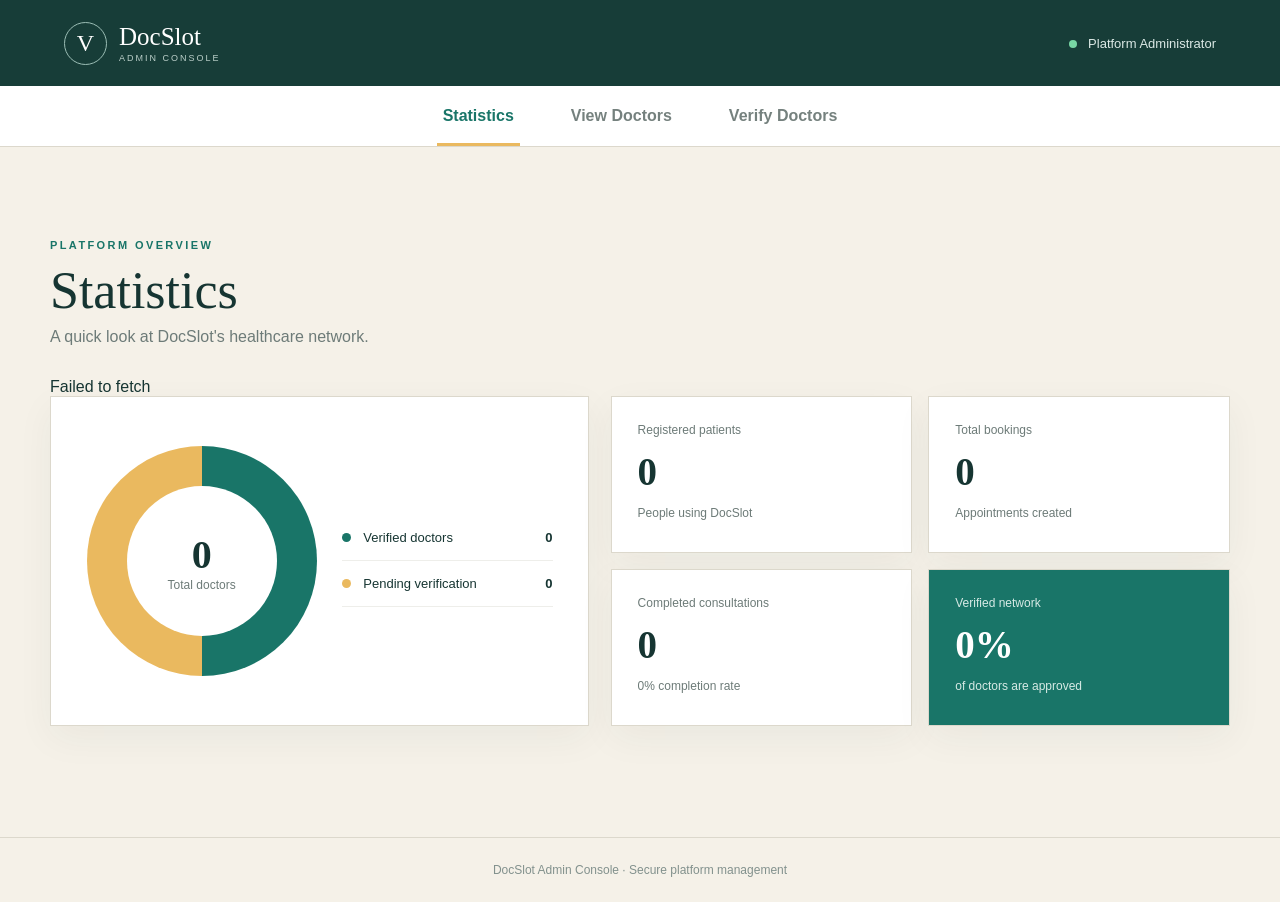
<file: admin-dashboard/home.html>
<!DOCTYPE html>
<html lang="en">
<head>
    <meta charset="UTF-8">

    <meta
        name="viewport"
        content="width=device-width, initial-scale=1.0"
    >

    <title>DocSlot Admin Dashboard</title>

    <link
        rel="stylesheet"
        href="homeStyle.css"
    >
</head>

<body>
    <header>
        <div class="brand">
            <div class="brand-mark">V</div>

            <div>
                <h1>DocSlot</h1>
                <span>ADMIN CONSOLE</span>
            </div>
        </div>

        <p class="administrator">
            <span></span>
            Platform Administrator
        </p>
    </header>

    <nav
        class="tabs-container"
        role="tablist"
        aria-label="Admin dashboard"
    >
        <button
            class="tab active"
            type="button"
            data-panel="statistics"
            role="tab"
            aria-selected="true"
        >
            Statistics
        </button>

        <button
            class="tab"
            type="button"
            data-panel="doctors"
            role="tab"
            aria-selected="false"
        >
            View Doctors
        </button>

        <button
            class="tab"
            type="button"
            data-panel="verify"
            role="tab"
            aria-selected="false"
        >
            Verify Doctors

            <span
                id="pendingBadge"
                class="pending-badge"
                hidden
            ></span>
        </button>
    </nav>

    <main>
        <p
            id="globalMessage"
            class="message"
            aria-live="polite"
        ></p>

        <!-- ================= STATISTICS ================= -->

        <section
            id="statistics"
            class="tab-panel"
            role="tabpanel"
        >
            <p class="section-label">
                PLATFORM OVERVIEW
            </p>

            <h2>Statistics</h2>

            <p class="section-description">
                A quick look at DocSlot's healthcare network.
            </p>

            <div id="statisticsLoader">
                Loading platform statistics...
            </div>

            <div
                id="statisticsContent"
                class="statistics-layout"
                hidden
            >
                <article class="chart-card">
                    <div
                        id="doctorPieChart"
                        class="pie-chart"
                        aria-label="Doctor verification statistics"
                    >
                        <div class="pie-centre">
                            <strong id="totalDoctors">
                                0
                            </strong>

                            <span>Total doctors</span>
                        </div>
                    </div>

                    <div class="chart-legend">
                        <div>
                            <span class="legend-dot verified-dot"></span>

                            <p>Verified doctors</p>

                            <strong id="verifiedDoctors">
                                0
                            </strong>
                        </div>

                        <div>
                            <span class="legend-dot pending-dot"></span>

                            <p>Pending verification</p>

                            <strong id="pendingDoctors">
                                0
                            </strong>
                        </div>
                    </div>
                </article>

                <div class="metric-grid">
                    <article class="metric-card">
                        <span>Registered patients</span>

                        <strong id="totalPatients">0</strong>

                        <small>People using DocSlot</small>
                    </article>

                    <article class="metric-card">
                        <span>Total bookings</span>

                        <strong id="totalBookings">0</strong>

                        <small>Appointments created</small>
                    </article>

                    <article class="metric-card">
                        <span>Completed consultations</span>

                        <strong id="completedConsultations">
                            0
                        </strong>

                        <small id="completionRate">
                            0% completion rate
                        </small>
                    </article>

                    <article class="metric-card highlighted-card">
                        <span>Verified network</span>

                        <strong id="verifiedPercentage">
                            0%
                        </strong>

                        <small>of doctors are approved</small>
                    </article>
                </div>
            </div>
        </section>

        <!-- ================= VIEW DOCTORS ================= -->

        <section
            id="doctors"
            class="tab-panel"
            role="tabpanel"
            hidden
        >
            <p class="section-label">
                DOCTOR DIRECTORY
            </p>

            <h2>View Doctors</h2>

            <p class="section-description">
                Search verified doctors and manage platform access.
            </p>

            <form id="doctorSearchForm" class="filter-form">
                <label>
                    City

                    <input
                        id="city"
                        name="city"
                        type="text"
                        placeholder="e.g. Gwalior"
                    >
                </label>

                <label>
                    Facility

                    <input
                        id="facilityName"
                        name="facilityName"
                        type="text"
                        placeholder="e.g. Aarogya Clinic"
                    >
                </label>

                <label>
                    Specialization

                    <input
                        id="specialization"
                        name="specialization"
                        type="text"
                        placeholder="e.g. Cardiology"
                    >
                </label>

                <label>
                    Doctor name

                    <input
                        id="doctorName"
                        name="name"
                        type="text"
                        placeholder="e.g. Sharma"
                    >
                </label>

                <label>
                    Minimum fee

                    <input
                        id="minFee"
                        name="minFee"
                        type="number"
                        min="0"
                        placeholder="₹0"
                    >
                </label>

                <label>
                    Maximum fee

                    <input
                        id="maxFee"
                        name="maxFee"
                        type="number"
                        min="0"
                        placeholder="₹1500"
                    >
                </label>

                <label>
                    Minimum rating

                    <input
                        id="minRating"
                        name="minRating"
                        type="number"
                        min="0"
                        max="5"
                        step="0.1"
                        placeholder="0 – 5"
                    >
                </label>

                <div class="filter-actions">
                    <button
                        id="searchDoctors"
                        class="primary-button"
                        type="submit"
                    >
                        Search Doctors
                    </button>

                    <button
                        id="clearFilters"
                        class="secondary-button"
                        type="button"
                    >
                        Clear
                    </button>
                </div>
            </form>

            <div class="result-header">
                <strong id="doctorCount">
                    Search for doctors
                </strong>

                <span>Verified profiles only</span>
            </div>

            <p
                id="doctorMessage"
                class="message"
                aria-live="polite"
            ></p>

            <div id="doctorResults" class="card-list"></div>
        </section>

        <!-- ================= VERIFY DOCTORS ================= -->

        <section
            id="verify"
            class="tab-panel"
            role="tabpanel"
            hidden
        >
            <p class="section-label">
                CREDENTIAL REVIEW
            </p>

            <h2>Verify Doctors</h2>

            <p class="section-description">
                Review pending applications and record your decision.
            </p>

            <div class="pending-summary">
                <span id="pendingCount">0</span>
                applications awaiting review
            </div>

            <p
                id="verificationMessage"
                class="message"
                aria-live="polite"
            ></p>

            <div id="pendingDoctorResults" class="card-list"></div>
        </section>
    </main>

    <footer>
        DocSlot Admin Console · Secure platform management
    </footer>

    <script
        type="module"
        src="homeAction.js"
    ></script>
</body>
</html>
</file>
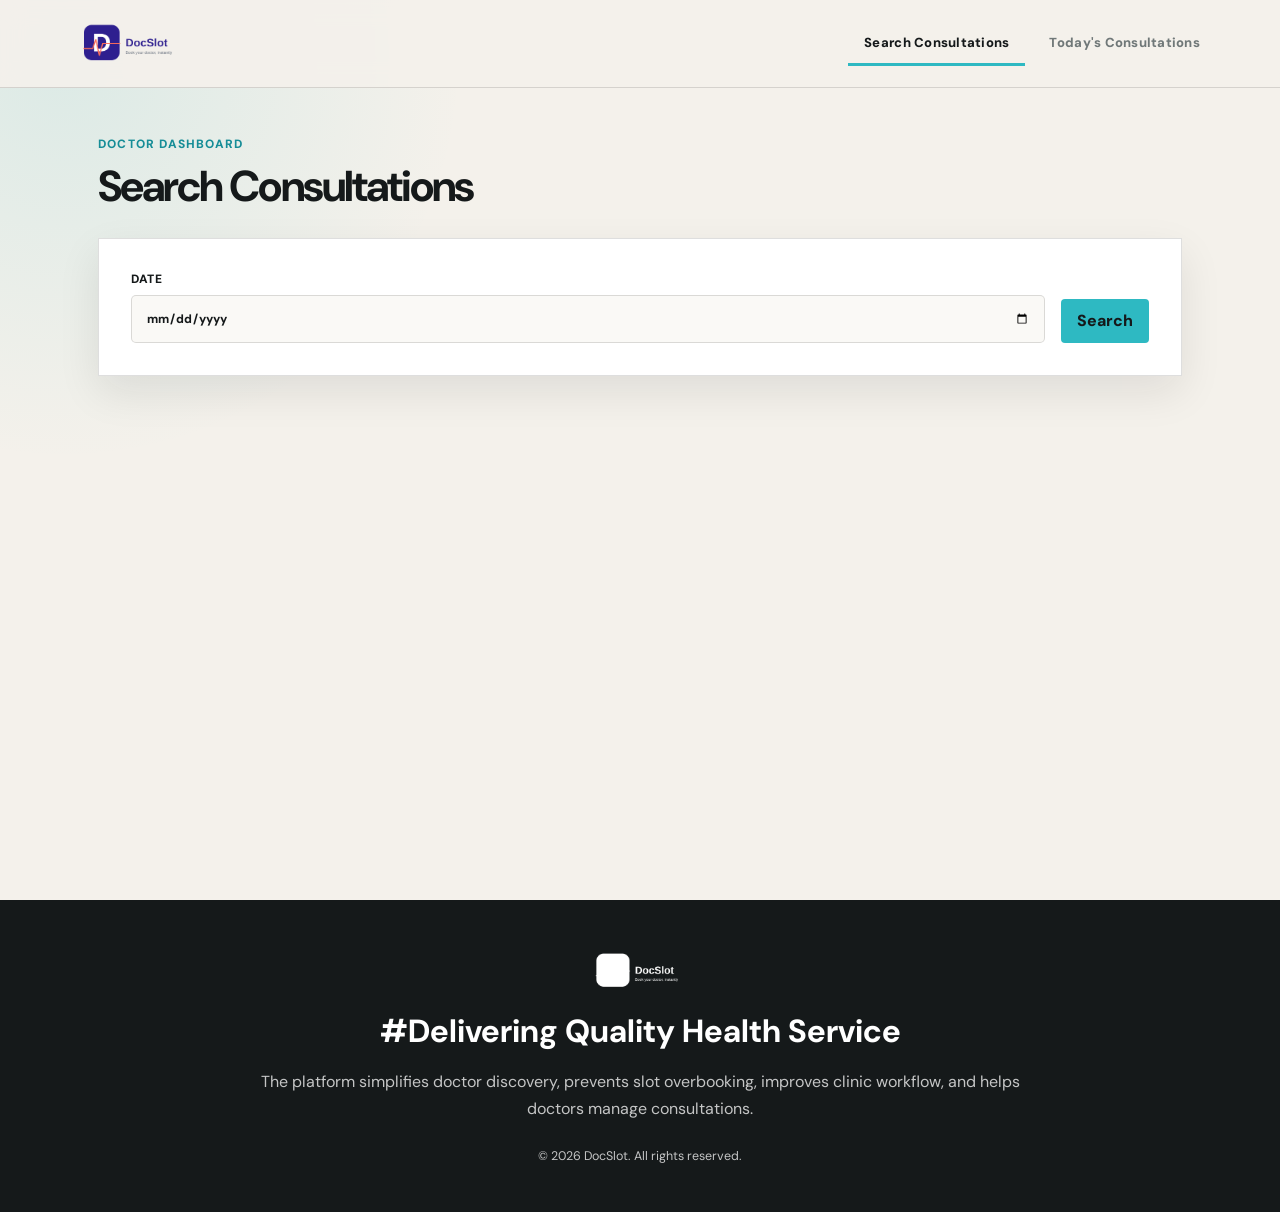
<file: doc-dashboard/home.html>
<!DOCTYPE html>
<html lang="en">
<head>
    <meta charset="UTF-8">

    <meta
        name="viewport"
        content="width=device-width, initial-scale=1.0"
    >

    <title>Doctor Dashboard</title>

    <link
        rel="stylesheet"
        href="homeStyle.css"
    >
</head>

<body>
    <header>
        <img
            id="logo"
            src="../media/DocSlot-icon.png"
            alt="DocSlot"
        >

        <nav
            class="tabs-container"
            aria-label="Doctor dashboard"
        >
            <a
                id="tab-1"
                href="#find"
                class="active-tab"
                aria-selected="true"
            >
                Search Consultations
            </a>

            <a
                id="tab-2"
                href="#consultations"
                aria-selected="false"
            >
                Today's Consultations
            </a>
        </nav>
    </header>

    <main>
        <div class="tabs_panel">

            <!-- Search consultations -->
            <section
                id="find"
                aria-labelledby="tab-1"
            >
                <div class="section-heading">
                    <div>
                        <p class="eyebrow">
                            Doctor dashboard
                        </p>

                        <h1>Search Consultations</h1>
                    </div>
                </div>

                <form
                    id="searchForm"
                    class="search-card"
                >
                    <label for="date">
                        Date

                        <input
                            type="date"
                            id="date"
                            name="date"
                            required
                        >
                    </label>

                    <button
                        type="submit"
                        id="search"
                    >
                        Search
                    </button>
                </form>

                <div
                    id="searchMessage"
                    class="message"
                    aria-live="polite"
                ></div>

                <div
                    id="searchResults"
                    class="results"
                ></div>
            </section>

            <!-- Today's consultations -->
            <section
                id="consultations"
                aria-labelledby="tab-2"
                hidden
            >
                <div class="section-heading">
                    <div>
                        <p class="eyebrow">
                            Doctor dashboard
                        </p>

                        <h1>Today's Consultations</h1>
                    </div>

                    <button
                        type="button"
                        id="refreshConsultations"
                    >
                        Refresh
                    </button>
                </div>

                <form
                    id="emergencyCancelForm"
                    class="emergency-cancel-form"
                >
                    <label for="emergencyReason">
                        Emergency cancellation reason

                        <textarea
                            id="emergencyReason"
                            name="reason"
                            rows="3"
                            maxlength="500"
                            placeholder="Explain why today's remaining consultations must be cancelled"
                            required
                        ></textarea>
                    </label>

                    <button
                        type="submit"
                        id="emergencyCancel"
                        class="emergency-cancel"
                    >
                        Emergency Cancel Today
                    </button>
                </form>

                <div
                    id="consultationMessage"
                    class="message"
                    aria-live="polite"
                ></div>

                <div
                    id="todayResults"
                    class="results"
                ></div>
            </section>
        </div>
    </main>

    <footer>
        <img
            id="bottom"
            src="../media/DocSlot-icon.png"
            alt="DocSlot"
        >

        <h2>#Delivering Quality Health Service</h2>

        <p id="desc">
            The platform simplifies doctor discovery, prevents slot
            overbooking, improves clinic workflow, and helps doctors
            manage consultations.
        </p>

        <p class="copyright">
            &copy; 2026 DocSlot. All rights reserved.
        </p>
    </footer>

    <script
        type="module"
        src="homeAction.js"
    ></script>
</body>
</html>
</file>
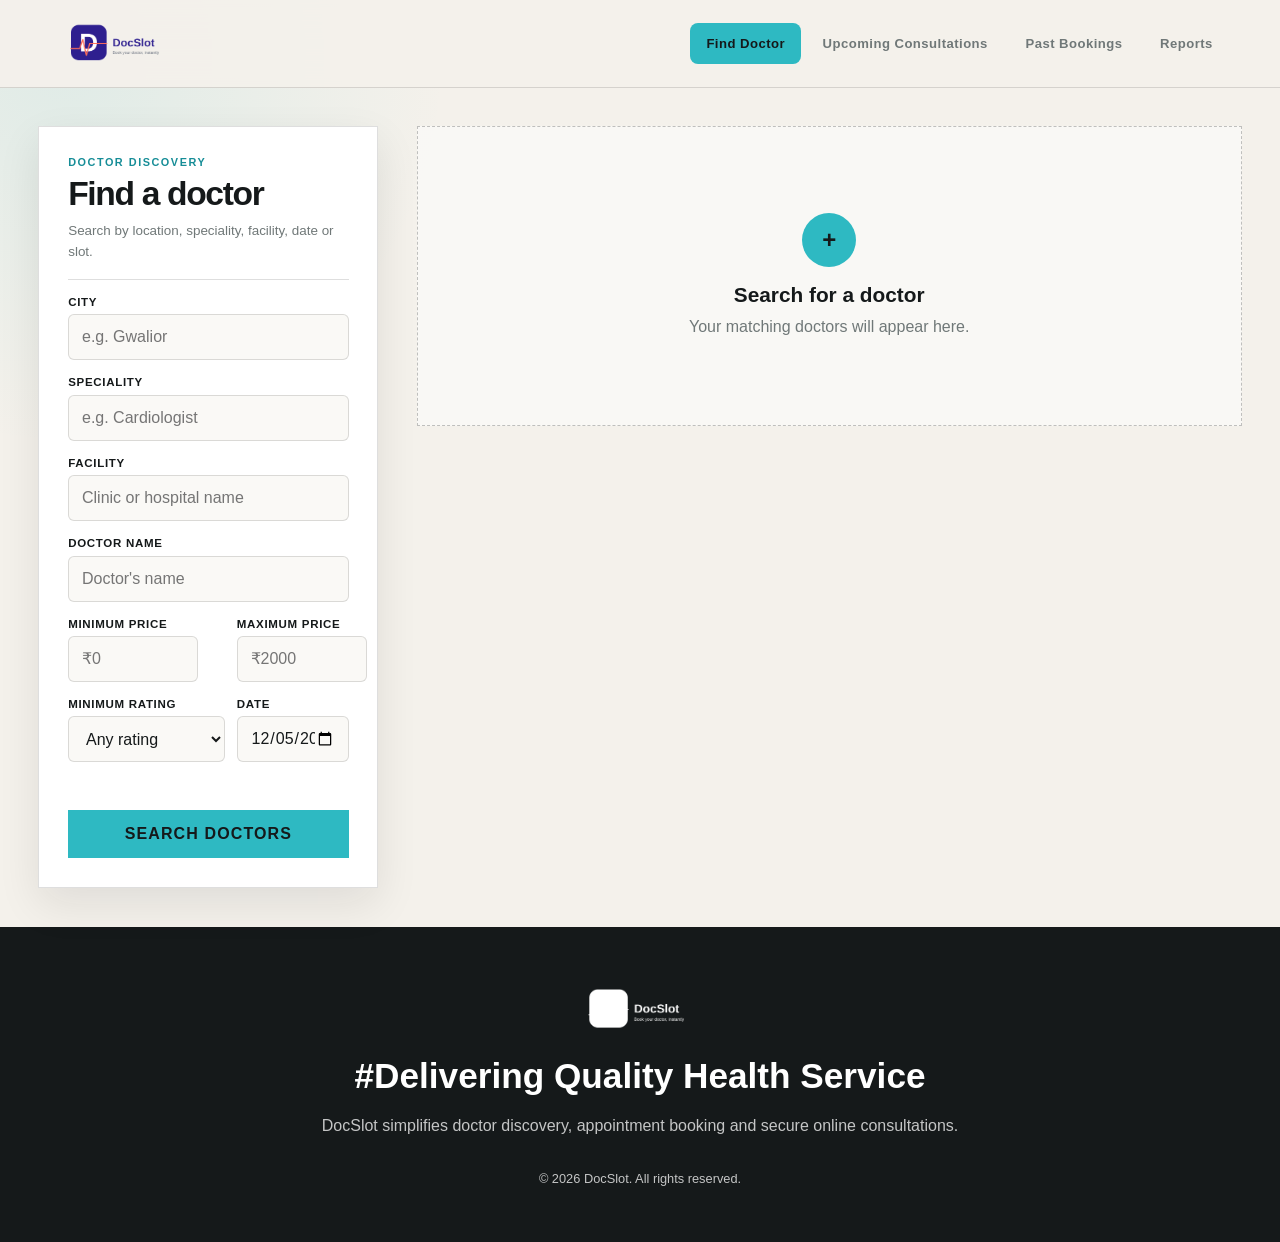
<file: home/pat-home.html>
<!DOCTYPE html>
<html lang="en">
<head>
    <meta charset="UTF-8">
    <meta name="viewport" content="width=device-width, initial-scale=1.0">
    <title>Patient Dashboard | DocSlot</title>
    <link rel="stylesheet" href="homeStyle.css">
</head>
<body>
    <header class="site-header">
        <a class="brand" href="#find" aria-label="DocSlot home">
            <img id="logo" src="../media/DocSlot-icon.png" alt="DocSlot">
        </a>
        <nav class="tabs-container" aria-label="Patient dashboard">
            <a id="tab-1" href="#find" class="active" aria-selected="true">Find Doctor</a>
            <a id="tab-2" href="#consultations" aria-selected="false">Upcoming Consultations</a>
            <a id="tab-3" href="#bookings" aria-selected="false">Past Bookings</a>
            <a id="tab-4" href="#reports" aria-selected="false">Reports</a>
        </nav>
    </header>

    <main>
        <div class="tabs_panel">
            <section id="find" aria-labelledby="tab-1">
                <div id="doctorSearchContainer">
                    <aside id="filter">
                        <form id="signinForm">
                            <div class="form-heading">
                                <p class="eyebrow">Doctor discovery</p>
                                <h1>Find a doctor</h1>
                                <p>Search by location, speciality, facility, date or slot.</p>
                            </div>
                            <div class="form-group">
                                <label for="city">City</label>
                                <input id="city" name="city" type="text" placeholder="e.g. Gwalior">
                            </div>
                            <div class="form-group">
                                <label for="speciality">Speciality</label>
                                <input id="speciality" name="speciality" type="text" placeholder="e.g. Cardiologist">
                            </div>
                            <div class="form-group">
                                <label for="facility">Facility</label>
                                <input id="facility" name="facility" type="text" placeholder="Clinic or hospital name">
                            </div>
                            <div class="form-group">
                                <label for="name">Doctor name</label>
                                <input id="name" name="name" type="text" placeholder="Doctor's name">
                            </div>
                            <div class="filter-row price-filter-row">
                                <div class="form-group">
                                    <label for="minPrice">Minimum price</label>
                                    <input
                                        id="minPrice"
                                        name="minPrice"
                                        type="number"
                                        min="0"
                                        step="1"
                                        placeholder="₹0"
                                    >
                                </div>

                                <div class="form-group">
                                    <label for="maxPrice">Maximum price</label>
                                    <input
                                        id="maxPrice"
                                        name="maxPrice"
                                        type="number"
                                        min="0"
                                        step="1"
                                        placeholder="₹2000"
                                    >
                                </div>
                            </div>

                            <div class="filter-row">
                                <div class="form-group">
                                    <label for="minRating">Minimum rating</label>
                                    <select id="minRating" name="minRating">
                                        <option value="">Any rating</option>
                                        <option value="1">1 star and above</option>
                                        <option value="2">2 stars and above</option>
                                        <option value="3">3 stars and above</option>
                                        <option value="4">4 stars and above</option>
                                        <option value="5">5 stars</option>
                                    </select>
                                </div>

                                <div class="form-group">
                                    <label for="date">Date</label>
                                    <input
                                        id="date"
                                        name="date"
                                        type="date"
                                    >
                                </div>
                            </div>
                            <p id="err" class="error-message" role="alert"></p>
                            <button id="search" type="submit">Search Doctors</button>
                        </form>
                    </aside>

                    <div id="searchResults" class="result-list" aria-live="polite">
                        <div class="empty-state">
                            <div class="empty-state-icon">+</div>
                            <h2>Search for a doctor</h2>
                            <p>Your matching doctors will appear here.</p>
                        </div>
                    </div>
                </div>

                <div id="doctorProfileContainer" class="doctor-profile-container" hidden></div>
            </section>

            <section id="consultations" class="dashboard-panel" aria-labelledby="tab-2" hidden>
                <div class="panel-heading">
                    <div><p class="eyebrow">Appointments</p><h1>Upcoming Consultations</h1></div>
                    <button id="refreshConsultations" type="button">Refresh</button>
                </div>
                <p id="consultationMessage" class="message" aria-live="polite"></p>
                <div id="consultationResults" class="result-list"></div>
            </section>

            <section id="bookings" class="dashboard-panel" aria-labelledby="tab-3" hidden>
                <div class="panel-heading">
                    <div><p class="eyebrow">History</p><h1>Past Bookings</h1></div>
                </div>
                <p id="bookingHistoryMessage" class="message" aria-live="polite"></p>
                <div id="pastBookingResults" class="result-list"></div>
            </section>

            <section id="reports" class="dashboard-panel" aria-labelledby="tab-4" hidden>
                <div class="panel-heading">
                    <div><p class="eyebrow">Medical files</p><h1>Reports</h1></div>
                </div>
                <p id="reportMessage" class="message" aria-live="polite"></p>
                <div id="reportResults" class="result-list"></div>
            </section>
        </div>
    </main>

    <dialog id="bookingDialog" class="booking-dialog">
        <form id="bookingForm" class="booking-form">
            <div class="booking-dialog-header">
                <div><p class="eyebrow">Appointment details</p><h2>Confirm your booking</h2></div>
                <button id="closeBookingDialog" class="dialog-close" type="button" aria-label="Close">&times;</button>
            </div>
            <div class="selected-slot-summary">
                <p>Doctor <strong id="selectedDoctor">—</strong></p>
                <p>Date <strong id="selectedDate">—</strong></p>
                <p>Slot <strong id="selectedShift">—</strong></p>
                <p>Availability <strong id="selectedAvailability">—</strong></p>
            </div>
            <fieldset class="consultation-type-options">
                <legend>Consultation type</legend>
                <label class="consultation-option">
                    <input type="radio" name="consultationType" value="ONLINE" required>
                    <span><strong>Online consultation</strong><small>Meet the doctor through a secure video call.</small></span>
                </label>
                <label class="consultation-option">
                    <input type="radio" name="consultationType" value="OFFLINE" required>
                    <span><strong>Offline consultation</strong><small>Visit the doctor's clinic or hospital.</small></span>
                </label>
            </fieldset>
            <p id="bookingError" class="error-message" role="alert"></p>
            <div class="booking-dialog-actions">
                <button id="cancelBooking" class="secondary-button" type="button">Cancel</button>
                <button id="confirmBooking" class="primary-button" type="submit">Confirm Booking</button>
            </div>
        </form>
    </dialog>

    <footer>
        <img id="bottom" src="../media/DocSlot-icon.png" alt="DocSlot">
        <h2>#Delivering Quality Health Service</h2>
        <p id="desc">DocSlot simplifies doctor discovery, appointment booking and secure online consultations.</p>
        <p class="copyright">&copy; 2026 DocSlot. All rights reserved.</p>
    </footer>
    <script type="module" src="pat-homeAction.js"></script>
</body>
</html>
</file>
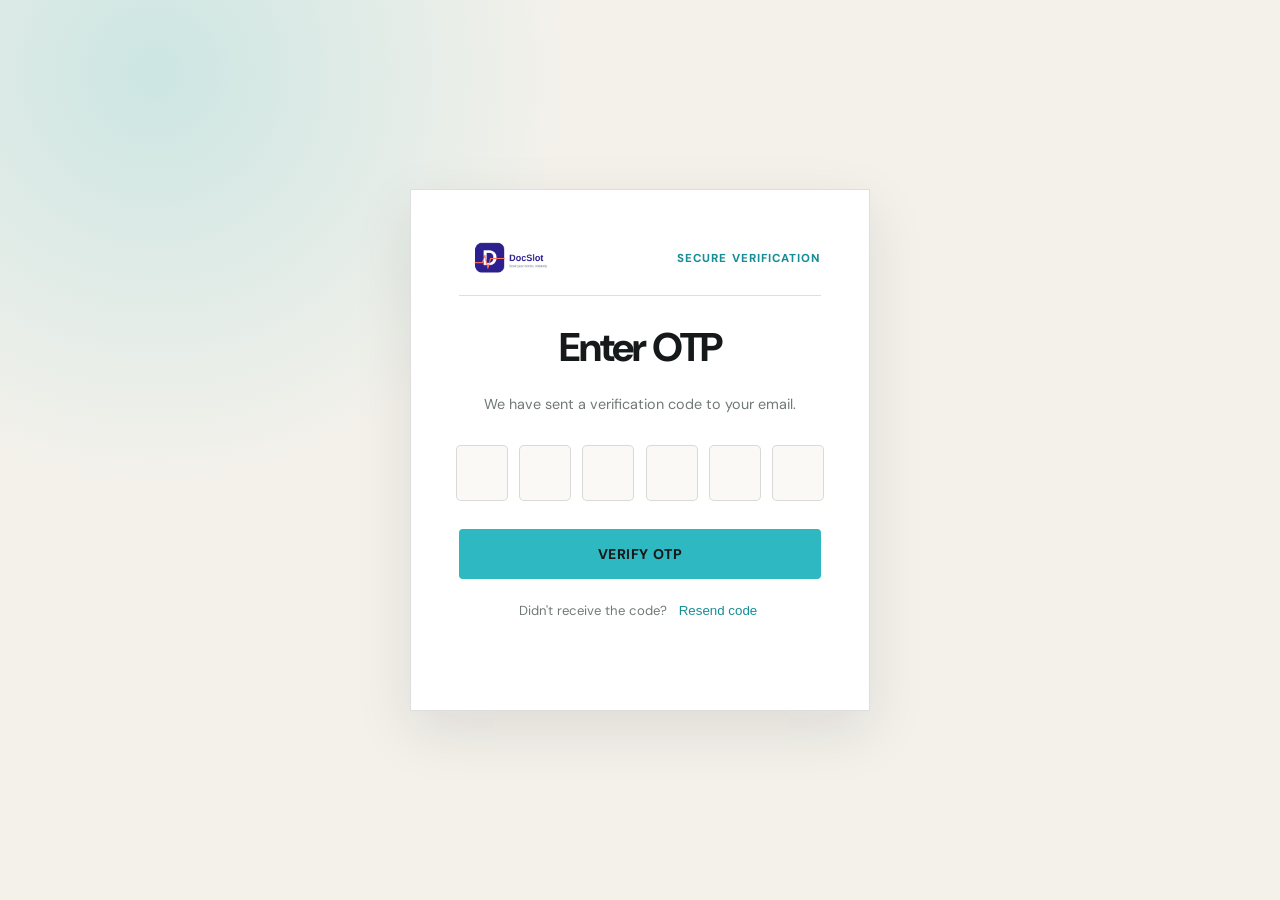
<file: otp/otp.html>
<!DOCTYPE html>
<html lang="en">
<head>
    <meta charset="UTF-8">
    <meta name="viewport" content="width=device-width, initial-scale=1.0">
    <title>Verify OTP | DocSlot</title>
    <link rel="stylesheet" href="otpStyle.css">
</head>
<body>
    <main class="otp-page">
    <form class="otp-Form" id="otpForm">
        <div class="brand">
            <img src="../media/DocSlot-icon.png" alt="DocSlot">
            <span>Secure verification</span>
        </div>
        <span class="mainHeading" id="otpHeading">Enter OTP</span>
        <p class="otpSubheading" id="otpDescription">We have sent a verification code to your email.</p>
        <div class="inputContainer">
            <input required maxlength="1" inputmode="numeric" pattern="[0-9]" class="otp-input" aria-label="OTP digit 1">
            <input required maxlength="1" inputmode="numeric" pattern="[0-9]" class="otp-input" aria-label="OTP digit 2">
            <input required maxlength="1" inputmode="numeric" pattern="[0-9]" class="otp-input" aria-label="OTP digit 3">
            <input required maxlength="1" inputmode="numeric" pattern="[0-9]" class="otp-input" aria-label="OTP digit 4">
            <input required maxlength="1" inputmode="numeric" pattern="[0-9]" class="otp-input" aria-label="OTP digit 5">
            <input required maxlength="1" inputmode="numeric" pattern="[0-9]" class="otp-input" aria-label="OTP digit 6">
        </div>
        <button class="verifyButton" type="submit">Verify OTP</button>
        <p class="resendNote">Didn't receive the code? <button class="resendBtn" type="button">Resend code</button></p>
        <p id="err" role="alert" aria-live="polite"></p>
    </form>
    </main>
    <script type="module" src="otpAction.js"></script>
</body>
</html>
</file>
<file: admin-dashboard/homeStyle.css>
:root {
    --dark-green: #173d38;
    --primary: #197568;
    --primary-light: #e1f0eb;
    --gold: #eab95f;
    --background: #f5f1e8;
    --card: #ffffff;
    --text: #163532;
    --muted: #6d7b78;
    --border: #dcd8cc;
    --danger: #a33a34;
    --success: #176c5f;
}

* {
    box-sizing: border-box;
    margin: 0;
    padding: 0;
}

body {
    min-height: 100vh;
    background: var(--background);
    color: var(--text);
    font-family: Arial, Helvetica, sans-serif;
}

button,
input,
textarea {
    font: inherit;
}

button {
    cursor: pointer;
}

header {
    min-height: 86px;
    padding: 18px max(5vw, 25px);
    display: flex;
    align-items: center;
    justify-content: space-between;
    color: white;
    background: var(--dark-green);
}

.brand {
    display: flex;
    align-items: center;
    gap: 12px;
}

.brand-mark {
    width: 43px;
    height: 43px;
    display: grid;
    place-items: center;
    border: 1px solid #9bbdb5;
    border-radius: 50%;
    font-family: Georgia, serif;
    font-size: 24px;
}

.brand h1 {
    font-family: Georgia, serif;
    font-size: 25px;
    font-weight: normal;
}

.brand span {
    display: block;
    margin-top: 2px;
    color: #bcd0ca;
    font-size: 9px;
    letter-spacing: 2px;
}

.administrator {
    color: #dce9e6;
    font-size: 13px;
}

.administrator span {
    width: 8px;
    height: 8px;
    display: inline-block;
    margin-right: 8px;
    border-radius: 50%;
    background: #78d6a4;
}

.tabs-container {
    height: 61px;
    display: flex;
    justify-content: center;
    gap: 45px;
    background: white;
    border-bottom: 1px solid var(--border);
}

.tab {
    position: relative;
    padding: 0 6px;
    color: #75817e;
    background: transparent;
    border: 0;
    font-weight: bold;
}

.tab.active {
    color: var(--primary);
}

.tab.active::after {
    content: "";
    position: absolute;
    right: 0;
    bottom: 0;
    left: 0;
    height: 3px;
    background: var(--gold);
}

.pending-badge {
    margin-left: 6px;
    padding: 2px 7px;
    color: #604718;
    background: #f3d59b;
    border-radius: 20px;
    font-size: 11px;
}

main {
    width: min(1180px, calc(100% - 32px));
    min-height: calc(100vh - 210px);
    margin: auto;
    padding: 48px 0 75px;
}

.section-label {
    color: var(--primary);
    font-size: 11px;
    font-weight: bold;
    letter-spacing: 2.4px;
}

.tab-panel > h2 {
    margin: 10px 0 8px;
    font-family: Georgia, serif;
    font-size: clamp(38px, 5vw, 52px);
    font-weight: normal;
}

.section-description {
    margin-bottom: 32px;
    color: var(--muted);
}

.statistics-layout {
    display: grid;
    grid-template-columns: 1fr 1.15fr;
    gap: 22px;
}

.chart-card,
.metric-card,
.filter-form,
.doctor-card,
.pending-summary,
.empty-state {
    background: var(--card);
    border: 1px solid var(--border);
    box-shadow: 0 12px 35px rgba(31, 64, 56, 0.05);
}

.chart-card {
    min-height: 330px;
    padding: 35px;
    display: grid;
    grid-template-columns: 1.1fr 1fr;
    place-items: center;
    gap: 25px;
}

.pie-chart {
    width: 230px;
    height: 230px;
    display: grid;
    place-items: center;
    border-radius: 50%;
    background: conic-gradient(
        var(--primary) 0% 50%,
        var(--gold) 50% 100%
    );
}

.pie-centre {
    width: 150px;
    height: 150px;
    display: grid;
    place-content: center;
    text-align: center;
    background: white;
    border-radius: 50%;
}

.pie-centre strong {
    font-family: Georgia, serif;
    font-size: 40px;
}

.pie-centre span {
    color: var(--muted);
    font-size: 12px;
}

.chart-legend {
    width: 100%;
}

.chart-legend > div {
    padding: 15px 0;
    display: grid;
    grid-template-columns: 12px 1fr auto;
    align-items: center;
    gap: 9px;
    border-bottom: 1px solid #eeeeea;
    font-size: 13px;
}

.legend-dot {
    width: 9px;
    height: 9px;
    border-radius: 50%;
}

.verified-dot {
    background: var(--primary);
}

.pending-dot {
    background: var(--gold);
}

.metric-grid {
    display: grid;
    grid-template-columns: 1fr 1fr;
    gap: 16px;
}

.metric-card {
    min-height: 150px;
    padding: 26px;
}

.metric-card > span,
.metric-card small {
    display: block;
    color: var(--muted);
    font-size: 12px;
}

.metric-card strong {
    display: block;
    margin: 12px 0;
    font-family: Georgia, serif;
    font-size: 39px;
}

.highlighted-card {
    color: white;
    background: var(--primary);
}

.highlighted-card > span,
.highlighted-card small {
    color: #d7eae5;
}

.filter-form {
    padding: 24px;
    display: grid;
    grid-template-columns: repeat(4, 1fr);
    gap: 18px;
}

.filter-form label {
    font-size: 11px;
    font-weight: bold;
    letter-spacing: 0.5px;
    text-transform: uppercase;
}

.filter-form input {
    width: 100%;
    margin-top: 7px;
    padding: 12px;
    color: var(--text);
    background: #fcfbf7;
    border: 1px solid #d2d1c9;
    border-radius: 5px;
    outline: none;
}

.filter-form input:focus,
.verification-form textarea:focus {
    border-color: var(--primary);
    box-shadow: 0 0 0 3px rgba(25, 117, 104, 0.1);
}

.filter-actions {
    display: flex;
    align-items: flex-end;
    gap: 9px;
}

.verification-actions {
    display: flex;
    align-items: center;
    gap: 10px;
    margin-bottom: 4px;
}

.view-documents-btn {
    padding: 12px 16px;
    color: var(--primary);
    background: white;
    border: 1px solid var(--primary);
    border-radius: 5px;
    font-weight: bold;
    font-size: 14px;
    text-decoration: none;
    text-align: center;
    transition: background 0.15s, color 0.15s;
}

.view-documents-btn:hover {
    color: white;
    background: var(--primary);
}

/* ================= DOCUMENTS MODAL ================= */

.documents-modal {
    position: fixed;
    inset: 0;
    display: grid;
    place-items: center;
    padding: 20px;
    background: rgba(22, 53, 50, 0.55);
    z-index: 1000;
}

.documents-modal-content {
    width: min(480px, 100%);
    max-height: 80vh;
    overflow-y: auto;
    padding: 30px;
    position: relative;
    background: var(--card);
    border-radius: 8px;
    box-shadow: 0 20px 60px rgba(0, 0, 0, 0.25);
}

.documents-modal-content h3 {
    margin-bottom: 20px;
    font-family: Georgia, serif;
    font-size: 22px;
    font-weight: normal;
}

.documents-modal-close {
    width: 28px;
    height: 28px;
    position: absolute;
    top: 14px;
    right: 14px;
    display: grid;
    place-items: center;
    color: var(--text);
    background: #efece2;
    border: 0;
    border-radius: 50%;
    font-size: 18px;
    line-height: 1;
}

.documents-modal-close:hover {
    background: #e2ded0;
}

.document-grid {
    display: grid;
    grid-template-columns: 1fr 1fr;
    gap: 14px;
}

.document-item {
    display: flex;
    flex-direction: column;
    align-items: center;
    gap: 8px;
    padding: 14px;
    color: var(--text);
    background: #fcfbf7;
    border: 1px solid var(--border);
    border-radius: 6px;
    text-align: center;
    font-size: 12px;
    text-decoration: none;
    transition: border-color 0.15s;
}

.document-item:hover {
    border-color: var(--primary);
}

.document-thumb {
    width: 100%;
    height: 100px;
    object-fit: cover;
    border-radius: 4px;
    background: #eee;
}

.document-item-pdf .document-icon {
    width: 100%;
    height: 100px;
    display: grid;
    place-items: center;
    color: var(--danger);
    background: #f8e6e4;
    border-radius: 4px;
    font-weight: bold;
    font-size: 14px;
}

.document-missing {
    padding: 10px 0;
    color: var(--muted);
    font-size: 13px;
    border-bottom: 1px solid var(--border);
}

.primary-button,
.secondary-button,
.delete-doctor {
    padding: 12px 16px;
    border-radius: 5px;
    border: 0;
    font-weight: bold;
}

.primary-button {
    color: white;
    background: var(--primary);
}

.primary-button:hover {
    background: #125f55;
}

.secondary-button {
    color: var(--text);
    background: #e9e7df;
}

.result-header {
    margin: 27px 0 13px;
    display: flex;
    justify-content: space-between;
}

.result-header span {
    color: var(--muted);
    font-size: 12px;
}

.card-list {
    display: grid;
    gap: 14px;
}

.doctor-card {
    padding: 20px;
    display: grid;
    grid-template-columns: 80px 1fr auto;
    align-items: center;
    gap: 20px;
}

.doctor-photo {
    width: 76px;
    height: 76px;
    object-fit: cover;
    border-radius: 50%;
    background: #d9e6e2;
}

.photo-placeholder {
    display: grid;
    place-items: center;
    color: var(--primary);
    font-family: Georgia, serif;
    font-size: 30px;
}

.doctor-details {
    display: grid;
    grid-template-columns: 1fr auto;
    column-gap: 20px;
}

.doctor-details h3 {
    font-family: Georgia, serif;
    font-size: 24px;
    font-weight: normal;
}

.specialization {
    margin-top: 6px;
    color: var(--primary);
    font-size: 13px;
    font-weight: bold;
}

.doctor-location {
    grid-column: 1 / -1;
    margin-top: 10px;
    color: #435954;
    font-size: 13px;
    line-height: 1.6;
}

.doctor-location span {
    color: var(--muted);
}

.doctor-rating {
    align-self: start;
    padding: 5px 10px;
    color: #7b5718;
    background: #f9e6ba;
    border-radius: 15px;
    font-size: 12px;
}

.doctor-fee {
    grid-column: 1 / -1;
    margin-top: 9px;
    font-size: 12px;
}

.doctor-fee strong {
    margin-right: 6px;
    font-size: 16px;
}

.delete-doctor {
    color: var(--danger);
    background: white;
    border: 1px solid #d8aaa7;
}

.delete-doctor:hover {
    color: white;
    background: var(--danger);
}

.pending-summary {
    margin-bottom: 16px;
    padding: 15px 19px;
    color: #5c5d58;
}

.pending-summary span {
    width: 30px;
    height: 30px;
    display: inline-grid;
    place-items: center;
    margin-right: 10px;
    background: var(--gold);
    border-radius: 50%;
    font-weight: bold;
}

.pending-doctor-card {
    grid-template-columns: 80px 1fr 1.2fr;
}

.verification-form {
    padding-left: 24px;
    border-left: 1px solid var(--border);
}

.verification-options {
    margin-bottom: 13px;
    display: flex;
    gap: 22px;
}

.verification-options label {
    font-size: 13px;
    font-weight: bold;
}

.verification-options input {
    margin-right: 5px;
}

.verification-form textarea {
    width: 100%;
    min-height: 75px;
    margin-bottom: 10px;
    padding: 11px;
    resize: vertical;
    background: #fcfbf7;
    border: 1px solid #d2d1c9;
    border-radius: 5px;
    outline: none;
}

.message {
    min-height: 20px;
    margin: 12px 0;
    font-size: 13px;
}

.message.success {
    padding: 12px 15px;
    color: var(--success);
    background: #e0f1eb;
    border: 1px solid #afd3c7;
    border-radius: 5px;
}

.message.error {
    padding: 12px 15px;
    color: var(--danger);
    background: #f8e6e4;
    border: 1px solid #e0b3af;
    border-radius: 5px;
}

.empty-state {
    padding: 45px 20px;
    color: var(--muted);
    text-align: center;
}

footer {
    padding: 25px;
    color: #82918d;
    border-top: 1px solid var(--border);
    text-align: center;
    font-size: 12px;
}

button:disabled {
    cursor: not-allowed;
    opacity: 0.65;
}

@media (max-width: 900px) {
    .statistics-layout,
    .chart-card {
        grid-template-columns: 1fr;
    }

    .filter-form {
        grid-template-columns: 1fr 1fr;
    }

    .pending-doctor-card {
        grid-template-columns: 65px 1fr;
    }

    .pending-doctor-card .verification-form {
        grid-column: 1 / -1;
        padding: 18px 0 0;
        border-top: 1px solid var(--border);
        border-left: 0;
    }
}

@media (max-width: 600px) {
    .administrator {
        display: none;
    }

    .tabs-container {
        gap: 5px;
        justify-content: space-around;
    }

    .tab {
        font-size: 12px;
    }

    main {
        padding-top: 32px;
    }

    .metric-grid,
    .filter-form {
        grid-template-columns: 1fr;
    }

    .filter-actions {
        grid-column: 1 / -1;
    }

    .doctor-card {
        grid-template-columns: 60px 1fr;
        gap: 12px;
    }

    .doctor-photo {
        width: 58px;
        height: 58px;
    }

    .delete-doctor {
        grid-column: 1 / -1;
    }

    .doctor-details {
        grid-template-columns: 1fr;
    }

    .doctor-rating {
        margin-top: 8px;
        justify-self: start;
    }

    .pie-chart {
        width: 195px;
        height: 195px;
    }

    .pie-centre {
        width: 125px;
        height: 125px;
    }

    .verification-actions {
        flex-direction: column;
        align-items: stretch;
    }

    .document-grid {
        grid-template-columns: 1fr;
    }
}
</file>
<file: doc-dashboard/homeStyle.css>
@import url(
    "https://fonts.googleapis.com/css2?family=DM+Sans:wght@400;500;600;700;800&display=swap"
);

:root {
    --ink: #15191a;
    --ink-soft: #273133;
    --paper: #f4f1eb;
    --surface: #ffffff;
    --surface-soft: #faf9f6;
    --accent: #2eb9c2;
    --accent-light: #62d3d9;
    --accent-dark: #168d97;
    --muted: #707878;
    --border: rgba(21, 25, 26, 0.14);
    --danger: #b42318;
    --success: #137a4b;
    --warning: #a15c00;
    --shadow: 0 16px 40px rgba(21, 25, 26, 0.09);
}

* {
    box-sizing: border-box;
    margin: 0;
    padding: 0;
}

html {
    scroll-behavior: smooth;
}

body {
    min-width: 280px;
    min-height: 100vh;
    color: var(--ink);
    background:
        radial-gradient(
            circle at 5% 5%,
            rgba(46, 185, 194, 0.12),
            transparent 25rem
        ),
        var(--paper);
    font-family: "DM Sans", Arial, sans-serif;
}

/* Header */

header {
    position: sticky;
    top: 0;
    z-index: 10;
    display: flex;
    align-items: center;
    min-height: 88px;
    padding: 0.75rem clamp(1rem, 5vw, 5rem);
    background: rgba(244, 241, 235, 0.94);
    border-bottom: 1px solid var(--border);
    backdrop-filter: blur(12px);
}

#logo {
    width: 135px;
    height: auto;
    flex: 0 0 auto;
}

.tabs-container {
    display: flex;
    flex: 1;
    justify-content: flex-end;
    gap: 0.5rem;
    margin-left: 2rem;
}

.tabs-container a {
    padding: 0.75rem 1rem;
    color: var(--muted);
    border-bottom: 3px solid transparent;
    font-size: 0.82rem;
    font-weight: 800;
    letter-spacing: 0.02em;
    text-decoration: none;
    white-space: nowrap;
}

.tabs-container a:hover {
    color: var(--ink);
    background: rgba(46, 185, 194, 0.1);
}

.tabs-container a.active-tab {
    color: var(--ink);
    border-bottom-color: var(--accent);
}

/* Main content */

main {
    width: min(1180px, 100%);
    min-height: calc(100vh - 88px);
    margin: 0 auto;
    padding: clamp(1.25rem, 4vw, 3rem);
}

.tabs_panel > section {
    animation: appear 400ms ease both;
}

.tabs_panel > section[hidden] {
    display: none;
}

.section-heading {
    display: flex;
    justify-content: space-between;
    align-items: flex-end;
    gap: 1rem;
    margin-bottom: 1.5rem;
}

.section-heading h1 {
    font-size: clamp(1.7rem, 4vw, 2.7rem);
    letter-spacing: -0.045em;
}

.eyebrow {
    margin-bottom: 0.35rem;
    color: var(--accent-dark);
    font-size: 0.75rem;
    font-weight: 800;
    letter-spacing: 0.1em;
    text-transform: uppercase;
}

/* Forms */

.search-card,
.emergency-cancel-form {
    padding: clamp(1.2rem, 3vw, 2rem);
    background: var(--surface);
    border: 1px solid var(--border);
    box-shadow: var(--shadow);
}

.search-card {
    display: grid;
    grid-template-columns: minmax(0, 1fr) auto;
    align-items: end;
    gap: 1rem;
    margin-bottom: 1.5rem;
}

.emergency-cancel-form {
    display: grid;
    grid-template-columns: minmax(0, 1fr) auto;
    align-items: end;
    gap: 1rem;
    margin-bottom: 1.5rem;
    border-color: rgba(180, 35, 24, 0.2);
}

label {
    display: grid;
    gap: 0.5rem;
    min-width: 0;
    font-size: 0.75rem;
    font-weight: 800;
    letter-spacing: 0.05em;
    text-transform: uppercase;
}

input,
textarea,
button {
    min-width: 0;
    font: inherit;
}

input,
textarea {
    width: 100%;
    color: var(--ink);
    background: var(--surface-soft);
    border: 1px solid var(--border);
    border-radius: 5px;
    outline: none;
}

input {
    min-height: 48px;
    padding: 0 0.9rem;
}

textarea {
    min-height: 88px;
    padding: 0.85rem 0.9rem;
    line-height: 1.5;
    resize: vertical;
}

input:focus,
textarea:focus {
    background: var(--surface);
    border-color: var(--accent-dark);
    box-shadow: 0 0 0 3px rgba(46, 185, 194, 0.14);
}

.emergency-cancel-form textarea:focus {
    border-color: var(--danger);
    box-shadow: 0 0 0 3px rgba(180, 35, 24, 0.1);
}

/* Buttons */

button {
    min-height: 44px;
    padding: 0.7rem 1rem;
    color: var(--ink);
    background: var(--accent);
    border: 0;
    border-radius: 4px;
    cursor: pointer;
    font-weight: 800;
    transition:
        background 180ms ease,
        box-shadow 180ms ease,
        transform 180ms ease;
}

button:hover:not(:disabled) {
    background: var(--accent-light);
    box-shadow: 0 8px 18px rgba(46, 185, 194, 0.22);
    transform: translateY(-2px);
}

button:disabled {
    cursor: not-allowed;
    opacity: 0.6;
}

.emergency-cancel {
    min-height: 48px;
    color: var(--danger);
    background: rgba(180, 35, 24, 0.09);
    border: 1px solid rgba(180, 35, 24, 0.2);
}

.emergency-cancel:hover:not(:disabled) {
    color: white;
    background: var(--danger);
    box-shadow: 0 8px 18px rgba(180, 35, 24, 0.2);
}

/* Results */

.results {
    display: grid;
    gap: 1rem;
}

.card {
    display: grid;
    grid-template-columns: minmax(0, 1fr) auto;
    gap: 1.25rem;
    padding: 1.4rem;
    background: var(--surface);
    border: 1px solid var(--border);
    box-shadow: var(--shadow);
}

.card h2 {
    margin-bottom: 0.55rem;
    font-size: clamp(1.15rem, 2.5vw, 1.5rem);
}

.booking-meta {
    display: flex;
    flex-wrap: wrap;
    gap: 0.5rem;
    margin-bottom: 0.65rem;
}

.booking-meta span {
    padding: 0.32rem 0.55rem;
    color: var(--ink-soft);
    background: var(--surface-soft);
    border: 1px solid var(--border);
    font-size: 0.76rem;
    font-weight: 700;
}

.booking-date,
.feedback {
    color: var(--muted);
    font-size: 0.86rem;
}

.feedback {
    margin-top: 0.75rem;
    line-height: 1.55;
}

.status {
    text-transform: uppercase;
}

.status-waiting,
.status-waitlisted {
    color: var(--warning) !important;
    background: rgba(161, 92, 0, 0.09) !important;
}

.status-confirmed,
.status-booked {
    color: var(--success) !important;
    background: rgba(19, 122, 75, 0.09) !important;
}

.status-consulting {
    color: #075985 !important;
    background: #e0f2fe !important;
}

.status-done,
.status-completed {
    color: var(--muted) !important;
    background: #eeeeea !important;
}

.status-cancelled,
.status-canceled {
    color: var(--danger) !important;
    background: rgba(180, 35, 24, 0.09) !important;
}

/* Card actions */

.card-actions {
    display: flex;
    flex-wrap: wrap;
    justify-content: flex-end;
    align-content: center;
    gap: 0.65rem;
    max-width: 430px;
}

.remove-wl {
    color: var(--danger);
    background: rgba(180, 35, 24, 0.09);
    border: 1px solid rgba(180, 35, 24, 0.2);
}

.remove-wl:hover:not(:disabled) {
    color: white;
    background: var(--danger);
}

.start-consultation {
    color: white;
    background: var(--ink);
}

.start-consultation:hover:not(:disabled) {
    background: var(--ink-soft);
}

.end-consultation {
    color: white;
    background: var(--danger);
}

.end-consultation:hover:not(:disabled) {
    background: #8f1c14;
}

.join-conference {
    color: white;
    background: var(--accent-dark);
}

.join-conference:hover:not(:disabled) {
    background: var(--accent);
}

/* Messages */

.message {
    min-height: 1.4rem;
    margin: 0.8rem 0;
    color: var(--muted);
    font-size: 0.88rem;
}

.message.error {
    color: var(--danger);
}

.message.success {
    color: var(--success);
}

.empty-state {
    display: grid;
    min-height: 240px;
    padding: 2rem;
    place-items: center;
    align-content: center;
    color: var(--muted);
    background: rgba(255, 255, 255, 0.55);
    border: 1px dashed rgba(21, 25, 26, 0.25);
    text-align: center;
}

.empty-state h2 {
    margin-bottom: 0.4rem;
    color: var(--ink);
}

/* Footer */

footer {
    display: flex;
    flex-direction: column;
    align-items: center;
    padding: 3rem clamp(1rem, 5vw, 5rem);
    color: rgba(255, 255, 255, 0.75);
    background: var(--ink);
    text-align: center;
}

#bottom {
    width: 125px;
    height: auto;
    margin-bottom: 1rem;
    filter: brightness(0) invert(1);
}

footer h2 {
    color: var(--surface);
    font-size: clamp(1.3rem, 3vw, 2rem);
}

#desc {
    max-width: 760px;
    margin-top: 1rem;
    line-height: 1.7;
}

.copyright {
    margin-top: 1.6rem;
    font-size: 0.78rem;
}

/* Animations */

@keyframes appear {
    from {
        opacity: 0;
        transform: translateY(14px);
    }

    to {
        opacity: 1;
        transform: translateY(0);
    }
}

/* Tablet */

@media (max-width: 850px) {
    header {
        align-items: flex-start;
    }

    .tabs-container {
        justify-content: flex-start;
        margin-left: 1rem;
        overflow-x: auto;
        scrollbar-width: none;
    }

    .card {
        grid-template-columns: 1fr;
    }

    .card-actions {
        justify-content: flex-start;
        max-width: none;
    }
}

/* Mobile */

@media (max-width: 650px) {
    header {
        position: static;
        display: block;
        padding: 0.8rem 1rem 0;
    }

    #logo {
        display: block;
        width: 110px;
        margin: 0 auto 0.65rem;
    }

    .tabs-container {
        margin: 0;
        padding-bottom: 0.65rem;
    }

    .tabs-container a {
        padding: 0.65rem 0.7rem;
        font-size: 0.7rem;
    }

    main {
        padding: 1rem;
    }

    .search-card,
    .emergency-cancel-form {
        grid-template-columns: 1fr;
    }

    .section-heading {
        align-items: stretch;
        flex-direction: column;
    }

    .section-heading button,
    .card-actions button,
    .emergency-cancel-form button {
        width: 100%;
    }

    .card-actions {
        display: grid;
        grid-template-columns: 1fr;
    }

    footer {
        padding: 2.5rem 1rem;
    }
}

/* Reduced motion */

@media (prefers-reduced-motion: reduce) {
    *,
    *::before,
    *::after {
        scroll-behavior: auto !important;
        animation-duration: 0.01ms !important;
        transition-duration: 0.01ms !important;
    }
}
</file>
<file: home/homeStyle.css>
:root {
    --ink: #15191a;
    --paper: #f4f1eb;
    --surface: #fff;
    --soft: #faf9f6;
    --accent: #2eb9c2;
    --accent-light: #62d3d9;
    --accent-dark: #168d97;
    --muted: #707878;
    --border: rgba(21, 25, 26, 0.14);
    --danger: #b42318;
    --success: #137a4b;
    --warning: #a65d00;
    --shadow: 0 16px 40px rgba(21, 25, 26, 0.09);
}

* {
    box-sizing: border-box;
    margin: 0;
    padding: 0;
}

html {
    scroll-behavior: smooth;
}

body {
    min-width: 280px;
    min-height: 100vh;
    color: var(--ink);
    background:
        radial-gradient(circle at 5% 5%, rgba(46, 185, 194, 0.1), transparent 24rem),
        var(--paper);
    font-family: Arial, Helvetica, sans-serif;
}

button,
input,
select {
    min-width: 0;
    max-width: 100%;
    font: inherit;
}

button,
select {
    cursor: pointer;
}

img {
    display: block;
    max-width: 100%;
}

.site-header {
    position: sticky;
    top: 0;
    z-index: 100;
    display: flex;
    align-items: center;
    min-height: 88px;
    padding: 0.8rem clamp(1rem, 4vw, 4rem);
    background: rgba(244, 241, 235, 0.95);
    border-bottom: 1px solid var(--border);
    backdrop-filter: blur(16px);
}

.brand {
    flex: 0 0 auto;
}

#logo {
    width: 135px;
    height: 56px;
    object-fit: contain;
}

.tabs-container {
    display: flex;
    flex: 1;
    justify-content: flex-end;
    align-items: center;
    gap: 0.35rem;
    margin-left: 3rem;
}

.tabs-container a {
    padding: 0.8rem 1rem;
    color: var(--muted);
    border-radius: 8px;
    font-size: 0.82rem;
    font-weight: 800;
    letter-spacing: 0.035em;
    text-align: center;
    text-decoration: none;
    transition: 180ms ease;
}

.tabs-container a:hover {
    color: var(--ink);
    background: rgba(46, 185, 194, 0.12);
}

.tabs-container a.active {
    color: var(--ink);
    background: var(--accent);
}

main {
    width: min(100%, 1440px);
    min-height: 65vh;
    margin: 0 auto;
    padding: clamp(1rem, 3vw, 2.5rem);
}

.tabs_panel,
.tabs_panel > div {
    width: 100%;
    min-width: 0;
}

.tabs_panel > [hidden] {
    display: none !important;
}

#find {
    display: block;
    width: 100%;
}

#doctorSearchContainer {
    display: grid;
    grid-template-columns: minmax(280px, 340px) minmax(0, 1fr);
    gap: clamp(1rem, 3vw, 2.5rem);
    align-items: start;
    width: 100%;
}

#doctorSearchContainer[hidden] {
    display: none !important;
}

#doctorProfileContainer[hidden] {
    display: none !important;
}

@media (max-width: 900px) {
    #doctorSearchContainer {
        grid-template-columns: 1fr;
    }
}

#filter {
    position: sticky;
    top: 110px;
    width: 100%;
    min-width: 0;
}

#signinForm {
    display: grid;
    gap: 1rem;
    width: 100%;
    min-width: 0;
    padding: clamp(1.2rem, 3vw, 1.8rem);
    overflow: hidden;
    background: var(--surface);
    border: 1px solid var(--border);
    box-shadow: var(--shadow);
}

.form-heading {
    padding-bottom: 1rem;
    border-bottom: 1px solid var(--border);
}

.eyebrow {
    margin-bottom: 0.4rem;
    color: var(--accent-dark);
    font-size: 0.68rem;
    font-weight: 800;
    letter-spacing: 0.14em;
    text-transform: uppercase;
}

.form-heading h1 {
    font-size: clamp(1.6rem, 3vw, 2.1rem);
    letter-spacing: -0.04em;
}

.form-heading > p:last-child {
    margin-top: 0.55rem;
    color: var(--muted);
    font-size: 0.84rem;
    line-height: 1.55;
}

.form-group {
    display: grid;
    gap: 0.4rem;
    width: 100%;
    min-width: 0;
}

.form-group label {
    font-size: 0.72rem;
    font-weight: 800;
    letter-spacing: 0.06em;
    text-transform: uppercase;
}

.form-group input,
.form-group select {
    display: block;
    width: 100%;
    min-width: 0;
    max-width: 100%;
    height: 46px;
    padding: 0 0.8rem;
    color: var(--ink);
    background: var(--soft);
    border: 1px solid var(--border);
    border-radius: 6px;
    outline: none;
}

.form-group input[type="date"] {
    width: 100%;
    min-width: 0;
    max-width: 100%;
    appearance: none;
    -webkit-appearance: none;
}

.form-group input[type="date"]::-webkit-date-and-time-value {
    min-width: 0;
    text-align: left;
}

.form-group input:focus,
.form-group select:focus {
    background: var(--surface);
    border-color: var(--accent-dark);
    box-shadow: 0 0 0 3px rgba(46, 185, 194, 0.14);
}

.filter-row {
    display: grid;
    grid-template-columns: minmax(0, 1.4fr) minmax(0, 1fr);
    gap: 0.75rem;
    width: 100%;
    min-width: 0;
}

.filter-row .form-group,
.filter-row input,
.filter-row select {
    width: 100%;
    min-width: 0;
    max-width: 100%;
}

.filter-row input{
    width: 130px;
}

.error-message {
    min-height: 1rem;
    color: var(--danger);
    font-size: 0.8rem;
}

#search,
.card button,
.date button {
    border: 0;
    font-weight: 800;
    transition: 180ms ease;
}

#search {
    width: 100%;
    min-height: 48px;
    padding: 0.75rem 1rem;
    color: var(--ink);
    background: var(--accent);
    letter-spacing: 0.07em;
    text-transform: uppercase;
}

#search:hover {
    background: var(--accent-light);
    box-shadow: 0 8px 18px rgba(46, 185, 194, 0.22);
    transform: translateY(-2px);
}

#search:disabled {
    cursor: not-allowed;
    opacity: 0.65;
    transform: none;
}

#searchResults,
#consultations,
#bookings,
#reports {
    display: grid;
    align-content: start;
    gap: 1.25rem;
    min-width: 0;
}

.card {
    position: relative;
    display: grid;
    grid-template-columns: auto minmax(0, 1fr) auto;
    gap: 1.25rem;
    width: 100%;
    min-width: 0;
    padding: 1.4rem;
    overflow: hidden;
    background: var(--surface);
    border: 1px solid var(--border);
    box-shadow: var(--shadow);
    animation: appear 400ms ease both;
}

#searchResults .card {
    cursor: pointer;
    transition: 180ms ease;
}

#searchResults .card:hover {
    border-color: var(--accent-dark);
    box-shadow: 0 20px 44px rgba(21, 25, 26, 0.14);
    transform: translateY(-4px);
}

.card > div:first-child > img {
    width: 105px;
    height: 105px;
    object-fit: cover;
    background: #e8e5df;
    border: 4px solid var(--surface);
    border-radius: 50%;
    box-shadow: 0 0 0 1px var(--border);
}

.details {
    display: flex;
    flex-direction: column;
    align-items: flex-start;
    min-width: 0;
}

.details h1 {
    margin-bottom: 0.45rem;
    font-size: clamp(1.25rem, 2vw, 1.7rem);
    line-height: 1.2;
    letter-spacing: -0.035em;
    text-align: left;
}

.details b {
    margin-bottom: 0.25rem;
    font-size: 0.83rem;
    line-height: 1.45;
}

.details p {
    width: 100%;
    margin-top: 0.2rem;
    color: var(--muted);
    font-size: 0.88rem;
    line-height: 1.55;
    overflow-wrap: anywhere;
    text-align: left;
}

.price {
    align-self: start;
    padding: 0.7rem 0.85rem;
    color: var(--success);
    background: rgba(19, 122, 75, 0.09);
    border: 1px solid rgba(19, 122, 75, 0.18);
    font-size: 0.8rem;
    font-weight: 800;
    white-space: nowrap;
}

.card button {
    min-height: 40px;
    margin-top: 0.8rem;
    padding: 0.6rem 1rem;
    color: var(--ink);
    background: var(--accent);
}

.card button:hover {
    background: var(--accent-light);
}

/* ---------------- Feedback and rating ---------------- */

.feedback-container {
    width: 100%;
    margin-top: 1rem;
    padding-top: 1rem;
    border-top: 1px solid var(--border);
}

.feedback-form {
    display: grid;
    gap: 1rem;
    width: 100%;
}

.feedback-form h3,
.existing-feedback h3 {
    color: var(--ink);
    font-size: 0.95rem;
}

.feedback-form label {
    color: var(--ink);
    font-size: 0.75rem;
    font-weight: 800;
    letter-spacing: 0.05em;
    text-transform: uppercase;
}

.feedback-form textarea {
    width: 100%;
    min-height: 110px;
    padding: 0.85rem;
    color: var(--ink);
    background: var(--soft);
    border: 1px solid var(--border);
    border-radius: 6px;
    outline: none;
    resize: vertical;
    font: inherit;
    line-height: 1.5;
}

.feedback-form textarea:focus {
    background: var(--surface);
    border-color: var(--accent-dark);
    box-shadow: 0 0 0 3px rgba(46, 185, 194, 0.14);
}

/* Star containers */

.star-rating-picker,
.stars-display {
    display: flex;
    align-items: center;
    flex-wrap: wrap;
    gap: 0.25rem;
}

/* Clickable star button */

.star-btn {
    width: 32px;
    height: 32px;
    min-width: 32px;
    min-height: 32px;
    max-width: 32px;
    padding: 4px;
    display: inline-grid;
    place-items: center;
    flex: 0 0 32px;
    margin: 0;
    color: inherit;
    background: transparent;
    border: 0;
    border-radius: 4px;
    box-shadow: none;
    cursor: pointer;
}

.star-btn:hover:not(:disabled) {
    background: rgba(255, 183, 0, 0.12);
    box-shadow: none;
    transform: scale(1.1);
}

.star-btn:focus-visible {
    outline: 3px solid rgba(46, 185, 194, 0.35);
    outline-offset: 2px;
}

/* Keep star images small */

.star-img,
.star-btn .star-img,
.star-rating-picker .star-img,
.stars-display .star-img {
    display: block;
    width: 24px !important;
    height: 24px !important;
    min-width: 24px;
    max-width: 24px !important;
    min-height: 24px;
    max-height: 24px !important;
    object-fit: contain;
    flex: 0 0 24px;
}

.stars-display > span {
    margin-left: 0.4rem;
    color: var(--muted);
    font-size: 0.82rem;
    font-weight: 700;
}

.existing-feedback {
    display: grid;
    gap: 0.65rem;
}

.feedback-text,
.existing-feedback p {
    color: var(--muted);
    line-height: 1.55;
}

.feedback-msg {
    min-height: 1.2rem;
}

.submit-feedback-btn {
    width: fit-content;
    justify-self: start;
}

@media (max-width: 650px) {
    .star-btn {
        width: 30px;
        height: 30px;
        min-width: 30px;
        min-height: 30px;
        max-width: 30px;
        flex-basis: 30px;
    }

    .star-img,
    .star-btn .star-img,
    .star-rating-picker .star-img,
    .stars-display .star-img {
        width: 22px !important;
        height: 22px !important;
        min-width: 22px;
        max-width: 22px !important;
        min-height: 22px;
        max-height: 22px !important;
        flex-basis: 22px;
    }

    .submit-feedback-btn {
        width: 100%;
    }
}
.empty-state {
    display: grid;
    min-height: 300px;
    padding: 2rem;
    place-items: center;
    align-content: center;
    color: var(--muted);
    background: rgba(255, 255, 255, 0.52);
    border: 1px dashed rgba(21, 25, 26, 0.25);
    text-align: center;
}

.empty-state-icon {
    display: grid;
    width: 54px;
    height: 54px;
    margin-bottom: 1rem;
    place-items: center;
    color: var(--ink);
    background: var(--accent);
    border-radius: 50%;
    font-size: 1.5rem;
    font-weight: 800;
}

.empty-state h2 {
    color: var(--ink);
    font-size: 1.3rem;
}

.empty-state p {
    max-width: 430px;
    margin-top: 0.5rem;
    line-height: 1.55;
}

/* Appointment availability: AVL and WL are both clickable. */

.carousel {
    display: flex;
    gap: 1rem;
    width: 100%;
    min-width: 0;
    margin-bottom: 1.5rem;
    padding: 0.4rem 0.2rem 1rem;
    overflow-x: auto;
    scroll-behavior: smooth;
    scroll-snap-type: x mandatory;
    scrollbar-color: var(--accent) transparent;
    scrollbar-width: thin;
}

.date {
    flex: 0 0 260px;
    padding: 1.2rem;
    background: var(--ink);
    border-radius: 12px;
    scroll-snap-align: start;
    text-align: center;
}

.date h3 {
    margin-bottom: 0.8rem;
    color: var(--surface);
}

.date button {
    display: block;
    width: 100%;
    min-height: 42px;
    margin-top: 0.55rem;
    padding: 0.55rem;
    color: var(--ink);
    background: var(--accent);
    border: 1px solid transparent;
    border-radius: 6px;
    font-size: 0.8rem;
}

.date button.AVL {
    color: #075d39;
    background: #c9f2df;
    border-color: #7ac9a5;
}

.date button.WL {
    color: #714000;
    background: #ffe4af;
    border-color: #e9ad45;
}

.date button:hover {
    filter: brightness(1.04);
    box-shadow: 0 6px 14px rgba(0, 0, 0, 0.2);
    transform: translateY(-2px);
}

.date button:focus-visible {
    outline: 3px solid var(--surface);
    outline-offset: 2px;
}

/* Original experience animation:
   cards move down and the ::after line grows from top to bottom. */

.timeline {
    position: relative;
    width: min(100%, 950px);
    margin: 2.5rem auto;
    padding: 1rem 0;
}

.timeline::after {
    content: "";
    position: absolute;
    top: 0;
    left: 50%;
    z-index: 0;
    width: 6px;
    height: 0;
    margin-left: -3px;
    background: var(--accent);
    animation: moveline 6s linear forwards;
}

.timeline .container {
    position: relative;
    z-index: 1;
    width: 50%;
    padding: 0.7rem 2.5rem;
    opacity: 0;
    animation: movedown 1s linear forwards;
}

.timeline .container.left {
    left: 0;
}

.timeline .container.right {
    left: 50%;
}

.timeline .container:nth-child(1) { animation-delay: 0s; }
.timeline .container:nth-child(2) { animation-delay: 1s; }
.timeline .container:nth-child(3) { animation-delay: 2s; }
.timeline .container:nth-child(4) { animation-delay: 3s; }
.timeline .container:nth-child(5) { animation-delay: 4s; }
.timeline .container:nth-child(6) { animation-delay: 5s; }

.timeline .container > img {
    position: absolute;
    top: 1.8rem;
    z-index: 2;
    width: 34px;
    height: 34px;
    object-fit: cover;
    background: var(--surface);
    border: 3px solid var(--accent);
    border-radius: 50%;
}

.left > img {
    right: -17px;
}

.right > img {
    left: -17px;
}

.text-box {
    position: relative;
    padding: 1.2rem;
    background: var(--surface);
    border: 1px solid var(--border);
    box-shadow: var(--shadow);
}

.text-box h2 {
    margin-bottom: 0.35rem;
    font-size: 1.05rem;
}

.text-box small {
    color: var(--accent-dark);
    font-weight: 700;
}

.text-box p {
    margin-top: 0.5rem;
    color: var(--muted);
}

.left-arrow,
.right-arrow {
    position: absolute;
    top: 1.4rem;
    width: 0;
    height: 0;
    border-top: 10px solid transparent;
    border-bottom: 10px solid transparent;
}

.left-arrow {
    right: -10px;
    border-left: 10px solid var(--surface);
}

.right-arrow {
    left: -10px;
    border-right: 10px solid var(--surface);
}

#reports > a {
    display: flex;
    justify-content: space-between;
    align-items: center;
    gap: 1rem;
    min-height: 64px;
    padding: 1rem 1.2rem;
    color: var(--ink);
    background: var(--surface);
    border: 1px solid var(--border);
    box-shadow: var(--shadow);
    font-weight: 800;
    overflow-wrap: anywhere;
    text-decoration: none;
}

#reports > a::after {
    content: "Download ↓";
    flex: 0 0 auto;
    color: var(--accent-dark);
    font-size: 0.8rem;
}

footer {
    display: flex;
    flex-direction: column;
    align-items: center;
    padding: 3.5rem clamp(1rem, 5vw, 5rem);
    color: rgba(255, 255, 255, 0.75);
    background: var(--ink);
    text-align: center;
}

#bottom {
    width: 145px;
    height: auto;
    margin-bottom: 1.25rem;
    filter: brightness(0) invert(1);
}

footer h2 {
    color: var(--surface);
    font-size: clamp(1.4rem, 3vw, 2.2rem);
}

#desc {
    max-width: 800px;
    margin-top: 1rem;
    line-height: 1.7;
}

.copyright {
    margin-top: 2rem;
    font-size: 0.8rem;
}

/* Upcoming Booking Cards Styling */
.booking-card {
    background: var(--surface);
    border: 1px solid var(--border);
    border-radius: 12px;
    padding: 1.5rem;
    margin-bottom: 1.25rem;
    box-shadow: 0 8px 24px rgba(0, 0, 0, 0.04);
    transition: transform 0.2s ease, box-shadow 0.2s ease;
}

.booking-card:hover {
    transform: translateY(-4px);
    box-shadow: 0 12px 32px rgba(46, 31, 143, 0.1);
    border-color: var(--accent);
}

.booking-header {
    display: flex;
    justify-content: space-between;
    align-items: center;
    border-bottom: 1px solid var(--border);
    padding-bottom: 1rem;
    margin-bottom: 1rem;
}

.booking-header h2 {
    font-size: 1.4rem;
    color: var(--ink);
    margin: 0;
}

.status-badge {
    padding: 0.4rem 0.8rem;
    border-radius: 20px;
    font-size: 0.85rem;
    font-weight: 700;
    text-transform: uppercase;
}

.booking-details-grid {
    display: grid;
    grid-template-columns: repeat(auto-fit, minmax(200px, 1fr));
    gap: 1rem;
    margin-bottom: 1.5rem;
}

.booking-details-grid p {
    margin: 0;
    color: var(--ink-soft);
    font-size: 0.95rem;
    display: flex;
    align-items: center;
    gap: 0.5rem;
}

.type-badge, .token-badge {
    background: var(--paper);
    padding: 0.2rem 0.6rem;
    border-radius: 4px;
    font-weight: 600;
    color: var(--accent-dark);
}

.booking-card-actions {
    display: flex;
    justify-content: flex-end;
    padding-top: 1rem;
    border-top: 1px dashed var(--border);
}

.join-conference-btn {
    background: var(--accent);
    color: white;
    padding: 0.75rem 1.5rem;
    border-radius: 8px;
    font-weight: bold;
    border: none;
    cursor: pointer;
    transition: background-color 0.2s;
}

.join-conference-btn:hover {
    background: var(--accent-dark);
}

@keyframes appear {
    from {
        opacity: 0;
        transform: translateY(15px);
    }
    to {
        opacity: 1;
        transform: translateY(0);
    }
}

@keyframes movedown {
    from {
        opacity: 0;
        transform: translateY(-30px);
    }
    to {
        opacity: 1;
        transform: translateY(0);
    }
}

@keyframes moveline {
    from { height: 0; }
    to { height: 100%; }
}

@media (max-width: 1150px) and (min-width: 951px) {
    #find {
        grid-template-columns: minmax(250px, 290px) minmax(0, 1fr);
    }

    .filter-row {
        grid-template-columns: 1fr;
    }
}

@media (max-width: 950px) {
    .tabs-container {
        justify-content: flex-start;
        margin-left: 1.5rem;
        overflow-x: auto;
        scrollbar-width: none;
    }

    .tabs-container a {
        flex: 0 0 auto;
    }

    #find {
        grid-template-columns: 1fr;
    }

    #filter {
        position: static;
    }

    #signinForm {
        grid-template-columns: repeat(2, minmax(0, 1fr));
        overflow: visible;
    }

    .form-heading,
    #signinForm .filter-row,
    #signinForm .error-message,
    #signinForm #search {
        grid-column: 1 / -1;
    }

    .card {
        grid-template-columns: auto minmax(0, 1fr);
    }

    .price {
        grid-column: 2;
        justify-self: start;
    }
}

@media (max-width: 650px) {
    .site-header {
        position: static;
        display: block;
        padding: 0.8rem 1rem 0;
    }

    #logo {
        width: 105px;
        height: 46px;
        margin: 0 auto 0.6rem;
    }

    .tabs-container {
        margin: 0;
        padding-bottom: 0.7rem;
    }

    main {
        padding: 1rem;
    }

    #signinForm,
    .filter-row {
        grid-template-columns: 1fr;
    }

    .form-heading,
    #signinForm .filter-row,
    #signinForm .error-message,
    #signinForm #search {
        grid-column: auto;
    }

    .card {
        grid-template-columns: 70px minmax(0, 1fr);
        gap: 0.9rem;
        padding: 1rem;
    }

    .card > div:first-child > img {
        width: 70px;
        height: 70px;
    }

    .price {
        grid-column: 1 / -1;
        justify-self: stretch;
        text-align: center;
    }

    .timeline::after {
        left: 17px;
        margin-left: -3px;
    }

    .timeline .container,
    .timeline .container.left,
    .timeline .container.right {
        left: 0;
        width: 100%;
        padding: 0.7rem 0 0.7rem 3.2rem;
    }

    .left > img,
    .right > img {
        left: 0;
        right: auto;
    }

    .left-arrow,
    .right-arrow {
        left: -10px;
        right: auto;
        border-right: 10px solid var(--surface);
        border-left: 0;
    }

    .date {
        flex-basis: 88%;
    }

    #reports > a {
        align-items: flex-start;
        flex-direction: column;
    }
}

@media (max-width: 380px) {
    .card {
        grid-template-columns: 1fr;
    }

    .card > div:first-child > img {
        margin: 0 auto;
    }

    .details {
        align-items: center;
    }

    .details h1,
    .details p {
        text-align: center;
    }
}

@media (prefers-reduced-motion: reduce) {
    *,
    *::before,
    *::after {
        scroll-behavior: auto !important;
        animation-duration: 0.01ms !important;
        transition-duration: 0.01ms !important;
    }
}

/* Consultation-type booking dialog */

.booking-dialog {
    width: min(92vw, 560px);
    max-height: 90vh;
    padding: 0;
    overflow-y: auto;
    color: var(--ink);
    background: var(--surface);
    border: 1px solid var(--border);
    border-radius: 14px;
    box-shadow: 0 28px 80px rgba(21, 25, 26, 0.3);
}

.booking-dialog::backdrop {
    background: rgba(21, 25, 26, 0.68);
    backdrop-filter: blur(5px);
}

.booking-form {
    display: grid;
    gap: 1.25rem;
    padding: clamp(1.25rem, 4vw, 2rem);
}

.booking-dialog-header {
    display: flex;
    justify-content: space-between;
    align-items: flex-start;
    gap: 1rem;
    padding-bottom: 1rem;
    border-bottom: 1px solid var(--border);
}

.booking-dialog-header h2 {
    margin-top: 0.2rem;
    font-size: clamp(1.45rem, 4vw, 2rem);
    letter-spacing: -0.04em;
}

.dialog-close {
    flex: 0 0 auto;
    width: 40px;
    height: 40px;
    color: var(--muted);
    background: var(--soft);
    border: 1px solid var(--border);
    border-radius: 50%;
    font-size: 1.6rem;
    line-height: 1;
}

.dialog-close:hover {
    color: var(--ink);
    background: rgba(46, 185, 194, 0.14);
    border-color: var(--accent);
}

.selected-slot-summary {
    display: grid;
    grid-template-columns: repeat(2, minmax(0, 1fr));
    gap: 0.75rem;
    padding: 1rem;
    background: var(--soft);
    border: 1px solid var(--border);
    border-radius: 8px;
}

.selected-slot-summary p {
    display: grid;
    gap: 0.2rem;
    color: var(--muted);
    font-size: 0.76rem;
    text-transform: uppercase;
}

.selected-slot-summary strong {
    color: var(--ink);
    font-size: 0.92rem;
    text-transform: none;
}

.consultation-type-options {
    display: grid;
    gap: 0.75rem;
    padding: 0;
    border: 0;
}

.consultation-type-options legend {
    margin-bottom: 0.7rem;
    font-size: 0.78rem;
    font-weight: 800;
    letter-spacing: 0.07em;
    text-transform: uppercase;
}

.consultation-option {
    position: relative;
    display: flex;
    gap: 0.9rem;
    align-items: flex-start;
    padding: 1rem;
    cursor: pointer;
    background: var(--soft);
    border: 2px solid transparent;
    border-radius: 8px;
    transition: 180ms ease;
}

.consultation-option:hover {
    border-color: rgba(46, 185, 194, 0.5);
    transform: translateY(-2px);
}

.consultation-option:has(input:checked) {
    background: rgba(46, 185, 194, 0.11);
    border-color: var(--accent-dark);
}

.consultation-option input {
    flex: 0 0 auto;
    width: 19px;
    height: 19px;
    margin-top: 0.15rem;
    accent-color: var(--accent-dark);
}

.consultation-option-content {
    display: grid;
    gap: 0.3rem;
}

.consultation-option-content strong {
    font-size: 0.95rem;
}

.consultation-option-content small {
    color: var(--muted);
    font-size: 0.8rem;
    line-height: 1.45;
}

.booking-dialog-actions {
    display: flex;
    justify-content: flex-end;
    gap: 0.75rem;
    padding-top: 0.25rem;
}

.primary-button,
.secondary-button {
    min-height: 44px;
    padding: 0.7rem 1.1rem;
    border-radius: 6px;
    font-weight: 800;
}

.primary-button {
    color: var(--ink);
    background: var(--accent);
    border: 1px solid var(--accent);
}

.primary-button:hover {
    background: var(--accent-light);
}

.primary-button:disabled {
    cursor: not-allowed;
    opacity: 0.65;
}

.secondary-button {
    color: var(--ink);
    background: transparent;
    border: 1px solid var(--border);
}

.secondary-button:hover {
    background: var(--soft);
}

.consultation-badge {
    display: inline-flex;
    width: fit-content;
    margin-top: 0.5rem;
    padding: 0.35rem 0.6rem;
    color: var(--accent-dark);
    background: rgba(46, 185, 194, 0.12);
    border: 1px solid rgba(46, 185, 194, 0.25);
    border-radius: 999px;
    font-size: 0.72rem;
    font-weight: 800;
    text-transform: uppercase;
}

@media (max-width: 520px) {
    .selected-slot-summary {
        grid-template-columns: 1fr;
    }

    .booking-dialog-actions {
        display: grid;
        grid-template-columns: 1fr 1fr;
    }

    .primary-button,
    .secondary-button {
        width: 100%;
    }
}

/*
 * Compatibility with the updated patient-dashboard HTML.
 * These selectors preserve the original visual design above while supporting
 * the newer class names used by pat-home.html and pat-homeAction.js.
 */

.tabs-container a.active-tab {
    color: var(--ink);
    background: var(--accent);
}

.result-list {
    display: grid;
    align-content: start;
    gap: 1.25rem;
    min-width: 0;
}

.doctor-card,
.doctor-profile-card,
.booking-card {
    position: relative;
    display: grid;
    gap: 1.25rem;
    width: 100%;
    min-width: 0;
    padding: 1.4rem;
    overflow: hidden;
    background: var(--surface);
    border: 1px solid var(--border);
    box-shadow: var(--shadow);
    animation: appear 400ms ease both;
}

.doctor-card {
    grid-template-columns: auto minmax(0, 1fr) auto;
    cursor: pointer;
    transition: 180ms ease;
}

.doctor-card:hover {
    border-color: var(--accent-dark);
    box-shadow: 0 20px 44px rgba(21, 25, 26, 0.14);
    transform: translateY(-4px);
}

.doctor-card > img,
.doctor-profile-card > img {
    width: 105px;
    height: 105px;
    object-fit: cover;
    background: #e8e5df;
    border: 4px solid var(--surface);
    border-radius: 50%;
    box-shadow: 0 0 0 1px var(--border);
}

.doctor-details,
.doctor-profile-details {
    display: flex;
    flex-direction: column;
    align-items: flex-start;
    min-width: 0;
}

.doctor-details h2,
.doctor-profile-details h1 {
    margin-bottom: 0.45rem;
    font-size: clamp(1.25rem, 2vw, 1.7rem);
    line-height: 1.2;
    letter-spacing: -0.035em;
}

.doctor-details strong,
.doctor-profile-details strong {
    margin-bottom: 0.25rem;
    font-size: 0.83rem;
    line-height: 1.45;
}

.doctor-details p,
.doctor-profile-details p {
    width: 100%;
    margin-top: 0.2rem;
    color: var(--muted);
    font-size: 0.88rem;
    line-height: 1.55;
    overflow-wrap: anywhere;
}

.doctor-fee {
    align-self: start;
    display: grid;
    gap: 0.65rem;
    justify-items: end;
    color: var(--success);
    font-size: 0.82rem;
    font-weight: 800;
    white-space: nowrap;
}

.view-doctor,
.back-to-search,
#refreshConsultations,
.join-conference {
    min-height: 40px;
    padding: 0.6rem 1rem;
    border: 0;
    font-weight: 800;
    transition: 180ms ease;
}

.view-doctor,
#refreshConsultations,
.join-conference {
    color: var(--ink);
    background: var(--accent);
}

.view-doctor:hover,
#refreshConsultations:hover,
.join-conference:hover {
    background: var(--accent-light);
}

.back-to-search {
    margin-bottom: 1rem;
    color: var(--ink);
    background: transparent;
    border: 1px solid var(--border);
}

.back-to-search:hover {
    background: var(--surface);
    border-color: var(--accent-dark);
}

.doctor-profile-card {
    grid-template-columns: auto minmax(0, 1fr) auto;
    margin-bottom: 1.5rem;
}

.date-card {
    flex: 0 0 260px;
    padding: 1.2rem;
    background: var(--ink);
    border-radius: 12px;
    scroll-snap-align: start;
    text-align: center;
}

.date-card h3 {
    margin-bottom: 0.8rem;
    color: black;
}

.slot-button {
    display: block;
    width: 100%;
    min-height: 42px;
    margin-top: 0.55rem;
    padding: 0.55rem;
    color: var(--ink);
    background: var(--accent);
    border: 1px solid transparent;
    border-radius: 6px;
    font-size: 0.8rem;
    font-weight: 800;
    transition: 180ms ease;
}

.slot-button.AVL {
    color: #075d39;
    background: #c9f2df;
    border-color: #7ac9a5;
}

.slot-button.WL {
    color: #714000;
    background: #ffe4af;
    border-color: #e9ad45;
}

.slot-button:hover {
    filter: brightness(1.04);
    box-shadow: 0 6px 14px rgba(0, 0, 0, 0.2);
    transform: translateY(-2px);
}

.dashboard-panel {
    width: 100%;
}

.panel-heading {
    display: flex;
    justify-content: space-between;
    align-items: center;
    gap: 1rem;
}

.booking-card {
    grid-template-columns: minmax(0, 1fr) auto;
    align-items: center;
}

.booking-meta {
    display: flex;
    flex-wrap: wrap;
    gap: 0.5rem;
    margin-top: 0.8rem;
}

.booking-meta span {
    padding: 0.4rem 0.6rem;
    color: var(--muted);
    background: var(--soft);
    border: 1px solid var(--border);
    font-size: 0.76rem;
}

.card-actions {
    display: flex;
    flex-wrap: wrap;
    justify-content: flex-end;
    gap: 0.5rem;
}

.message {
    min-height: 1.2rem;
    color: var(--muted);
}

.message.success {
    color: var(--success);
}

.message.error {
    color: var(--danger);
}

.consultation-option span {
    display: grid;
    gap: 0.3rem;
}

.consultation-option small {
    color: var(--muted);
    font-size: 0.8rem;
    line-height: 1.45;
}

@media (max-width: 950px) {
    .doctor-card,
    .doctor-profile-card {
        grid-template-columns: auto minmax(0, 1fr);
    }

    .doctor-fee,
    .doctor-profile-card .price {
        grid-column: 2;
        justify-self: start;
    }
}

@media (max-width: 650px) {
    .doctor-card,
    .doctor-profile-card,
    .booking-card {
        grid-template-columns: 70px minmax(0, 1fr);
        gap: 0.9rem;
        padding: 1rem;
    }

    .doctor-card > img,
    .doctor-profile-card > img {
        width: 70px;
        height: 70px;
    }

    .doctor-fee,
    .doctor-profile-card .price,
    .booking-card .card-actions {
        grid-column: 1 / -1;
        justify-self: stretch;
    }

    .card-actions {
        justify-content: stretch;
    }

    .card-actions button {
        flex: 1;
    }
}

@media (max-width: 380px) {
    .doctor-card,
    .doctor-profile-card,
    .booking-card {
        grid-template-columns: 1fr;
    }

    .doctor-card > img,
    .doctor-profile-card > img {
        margin: 0 auto;
    }

    .doctor-details,
    .doctor-profile-details {
        align-items: center;
        text-align: center;
    }
}

/* ---------------- Feedback and rating ---------------- */

.feedback-section {
    width: 100%;
    margin-top: 1rem;
    padding-top: 1rem;
    border-top: 1px solid var(--border);
}

.give-feedback {
    color: var(--ink);
    background: var(--accent);
}

.feedback-form {
    display: grid;
    gap: 1rem;
    width: 100%;
}

.feedback-form textarea {
    width: 100%;
    min-height: 110px;
    padding: 0.85rem;
    color: var(--ink);
    background: var(--soft);
    border: 1px solid var(--border);
    border-radius: 6px;
    outline: none;
    resize: vertical;
    font: inherit;
    line-height: 1.5;
}

.feedback-form textarea:focus {
    background: var(--surface);
    border-color: var(--accent-dark);
    box-shadow: 0 0 0 3px rgba(46, 185, 194, 0.14);
}

.feedback-form label,
.rating-label {
    color: var(--ink);
    font-size: 0.75rem;
    font-weight: 800;
    letter-spacing: 0.05em;
    text-transform: uppercase;
}

.rating-selector,
.rating-display {
    display: flex;
    align-items: center;
    gap: 0.3rem;
}

.star-button {
    min-width: 0;
    min-height: 0;
    padding: 0.15rem;
    background: transparent;
    border: 0;
    box-shadow: none;
}

.star-button:hover:not(:disabled) {
    background: transparent;
    box-shadow: none;
    transform: scale(1.12);
}

.star-button:focus-visible {
    outline: 3px solid rgba(46, 185, 194, 0.35);
    outline-offset: 2px;
}

.star-button img,
.rating-display img {
    width: 27px;
    height: 27px;
    object-fit: contain;
}

.feedback-actions {
    display: flex;
    flex-wrap: wrap;
    gap: 0.65rem;
}

.cancel-feedback {
    color: var(--ink);
    background: var(--soft);
    border: 1px solid var(--border);
}

.cancel-feedback:hover:not(:disabled) {
    background: #ece9e2;
}

.existing-feedback {
    display: grid;
    gap: 0.65rem;
}

.existing-feedback h3 {
    font-size: 0.9rem;
}

.existing-feedback p {
    color: var(--muted);
    line-height: 1.55;
}

.rating-number {
    margin-left: 0.4rem;
    color: var(--muted);
    font-size: 0.82rem;
    font-weight: 700;
}

.booking-card.has-feedback {
    grid-template-columns: 1fr;
}

@media (max-width: 650px) {
    .price-filter-row,
    .filter-row {
        grid-template-columns: 1fr;
    }

    .feedback-actions {
        display: grid;
        grid-template-columns: 1fr;
    }

    .feedback-actions button {
        width: 100%;
    }
}

/* =========================================================
   DOCTOR DISCOVERY & PROFILE CARDS
========================================================= */

.doctor-search-layout {
    display: grid;
    grid-template-columns: minmax(280px, 340px) minmax(0, 1fr);
    gap: clamp(1rem, 3vw, 2.5rem);
    align-items: start;
}

@media (max-width: 900px) {
    .doctor-search-layout {
        grid-template-columns: 1fr;
    }
}

.doctor-card {
    display: flex;
    flex-direction: column;
    background: var(--surface);
    border: 1px solid var(--border);
    border-radius: 12px;
    padding: 1.25rem;
    box-shadow: var(--shadow);
    transition: transform 0.2s ease, box-shadow 0.2s ease;
}

.doctor-card:hover {
    transform: translateY(-3px);
    box-shadow: 0 12px 28px rgba(0, 0, 0, 0.12);
}

.doctor-card-body {
    display: flex;
    gap: 1.2rem;
    align-items: flex-start;
}

.doctor-photo-wrapper {
    flex-shrink: 0;
}

.doctor-photo {
    width: 90px;
    height: 90px;
    border-radius: 50%;
    object-fit: cover;
    border: 3px solid var(--accent);
}

.placeholder-photo {
    display: flex;
    align-items: center;
    justify-content: center;
    background: var(--soft);
    color: var(--muted);
    font-size: 2rem;
    font-weight: 700;
}

.doctor-info {
    flex: 1;
    display: flex;
    flex-direction: column;
    gap: 0.35rem;
}

.doctor-name {
    font-size: 1.25rem;
    color: var(--ink);
    font-weight: 800;
}

.doctor-email,
.doctor-designation,
.doctor-specialities,
.doctor-qualification,
.doctor-location,
.doctor-about {
    font-size: 0.85rem;
    color: #4a5254;
    line-height: 1.4;
}

.doctor-stats {
    display: flex;
    flex-wrap: wrap;
    gap: 0.6rem;
    margin-top: 0.4rem;
}

.stat-fee {
    background: rgba(19, 122, 75, 0.1);
    color: var(--success);
    font-weight: 700;
    padding: 0.25rem 0.6rem;
    border-radius: 6px;
    font-size: 0.82rem;
}

.stat-rating {
    background: rgba(166, 93, 0, 0.1);
    color: var(--warning);
    font-weight: 700;
    padding: 0.25rem 0.6rem;
    border-radius: 6px;
    font-size: 0.82rem;
}

.stat-patients {
    background: rgba(46, 185, 194, 0.1);
    color: var(--accent-dark);
    font-weight: 700;
    padding: 0.25rem 0.6rem;
    border-radius: 6px;
    font-size: 0.82rem;
}

.doctor-card-footer {
    margin-top: 1rem;
    padding-top: 0.8rem;
    border-top: 1px dashed var(--border);
    display: flex;
    justify-content: flex-end;
}

.view-profile-btn {
    background: var(--accent);
    color: var(--ink);
    border: none;
    padding: 0.65rem 1.2rem;
    font-weight: 800;
    border-radius: 6px;
    cursor: pointer;
    transition: background 0.2s ease;
}

.view-profile-btn:hover {
    background: var(--accent-light);
}

/* =========================================================
   DOCTOR PROFILE VIEW
========================================================= */

.doctor-profile-container {
    display: flex;
    flex-direction: column;
    gap: 2rem;
}

.doctor-profile-header {
    display: flex;
    align-items: center;
    gap: 1rem;
}

.back-button {
    background: var(--soft);
    border: 1px solid var(--border);
    color: var(--ink);
    padding: 0.5rem 1rem;
    border-radius: 8px;
    font-weight: 700;
    cursor: pointer;
    transition: background 0.2s;
}

.back-button:hover {
    background: #e5e1d8;
}

.profile-title {
    font-size: 1.6rem;
    color: var(--ink);
}

/* Availability Carousel */

.availability-section {
    background: var(--surface);
    border: 1px solid var(--border);
    border-radius: 12px;
    padding: 1.5rem;
    box-shadow: var(--shadow);
}

.section-title h2 {
    font-size: 1.25rem;
    margin-bottom: 0.3rem;
}

.section-title p {
    color: var(--muted);
    font-size: 0.88rem;
    margin-bottom: 1rem;
}

.availability-carousel {
    display: flex;
    gap: 1.2rem;
    overflow-x: auto;
    padding-bottom: 1rem;
    scroll-snap-type: x mandatory;
}

.date-card {
    flex: 0 0 280px;
    background: var(--soft);
    border: 1px solid var(--border);
    border-radius: 10px;
    padding: 1rem;
    scroll-snap-align: start;
    display: flex;
    flex-direction: column;
    gap: 0.8rem;
}

.holiday-card {
    opacity: 0.7;
    background: #fbf0f0;
}

.date-header {
    display: flex;
    justify-content: space-between;
    align-items: center;
    border-bottom: 1px solid var(--border);
    padding-bottom: 0.5rem;
}

.date-header h3 {
    font-size: 0.95rem;
    font-weight: 800;
}

.date-backend-raw {
    font-size: 0.7rem;
    color: var(--muted);
    background: rgba(21, 25, 26, 0.05);
    padding: 0.2rem 0.4rem;
    border-radius: 4px;
    font-family: monospace;
    word-break: break-all;
}

.holiday-badge {
    background: var(--danger);
    color: #fff;
    font-size: 0.7rem;
    padding: 0.2rem 0.5rem;
    border-radius: 4px;
}

.slots-container {
    display: flex;
    flex-direction: column;
    gap: 0.8rem;
}

.slot-box {
    background: var(--surface);
    border: 1px solid var(--border);
    border-radius: 8px;
    padding: 0.6rem;
    display: flex;
    flex-direction: column;
    gap: 0.5rem;
}

.slot-header-row {
    display: flex;
    justify-content: space-between;
    align-items: center;
}

.slot-name {
    font-weight: 800;
    font-size: 0.78rem;
    letter-spacing: 0.05em;
    color: var(--ink);
}

.slot-badge {
    font-size: 0.72rem;
    font-weight: 700;
    padding: 0.15rem 0.45rem;
    border-radius: 4px;
}

.badge-available {
    background: #d1f7c4;
    color: #1b6606;
}

.badge-waiting {
    background: #ffe3b3;
    color: #874b00;
}

.slot-capacity-info {
    display: flex;
    justify-content: space-between;
    align-items: center;
    font-size: 0.72rem;
    color: var(--muted);
    padding: 0.15rem 0.2rem;
    border-top: 1px dashed var(--border);
    margin-top: 0.1rem;
}

.slot-capacity-info span {
    font-weight: 700;
}

.slot-capacity-info .capacity-label {
    color: var(--accent-dark);
}

.slot-capacity-info .booked-label {
    color: var(--warning);
}

.consultation-radio-group {
    display: flex;
    gap: 1rem;
    font-size: 0.78rem;
    padding: 0.2rem 0;
}

.radio-option {
    display: flex;
    align-items: center;
    gap: 0.3rem;
    cursor: pointer;
}

.book-slot-action-btn {
    background: var(--accent);
    color: var(--ink);
    border: none;
    padding: 0.45rem;
    border-radius: 6px;
    font-weight: 800;
    font-size: 0.78rem;
    cursor: pointer;
    transition: background 0.2s ease;
}

.book-slot-action-btn:hover {
    background: var(--accent-light);
}

/* Doctor Detail Section */
.doctor-detail-section {
    background: var(--surface);
    border: 1px solid var(--border);
    border-radius: 12px;
    padding: 1.5rem;
    box-shadow: var(--shadow);
}

.profile-main-info {
    display: flex;
    gap: 1.5rem;
    align-items: flex-start;
}

.doctor-photo-lg {
    width: 120px;
    height: 120px;
    border-radius: 50%;
    object-fit: cover;
    border: 4px solid var(--accent);
}

.profile-details-content {
    display: flex;
    flex-direction: column;
    gap: 0.4rem;
}

.profile-badges {
    display: flex;
    gap: 0.6rem;
    flex-wrap: wrap;
    margin-top: 0.5rem;
}

.badge {
    padding: 0.3rem 0.6rem;
    border-radius: 6px;
    font-weight: 700;
    font-size: 0.8rem;
}

.fee-badge {
    background: rgba(19, 122, 75, 0.1);
    color: var(--success);
}

.rating-badge {
    background: rgba(166, 93, 0, 0.1);
    color: var(--warning);
}

.patient-badge {
    background: rgba(46, 185, 194, 0.1);
    color: var(--accent-dark);
}

.about-box {
    margin-top: 0.8rem;
    background: var(--soft);
    padding: 0.8rem;
    border-radius: 8px;
    border-left: 4px solid var(--accent);
}

/* Timeline Section & Scroll Animation */

.experience-timeline-section {
    background: var(--surface);
    border: 1px solid var(--border);
    border-radius: 12px;
    padding: 1.5rem;
    box-shadow: var(--shadow);
}

.timeline-container {
    position: relative;
    margin: 1.5rem 0;
    padding: 0 1rem;
}

.timeline-container::before {
    content: '';
    position: absolute;
    top: 0;
    bottom: 0;
    left: 50%;
    width: 3px;
    background: var(--accent);
    transform: translateX(-50%);
}

.timeline-item {
    position: relative;
    margin: 1.5rem 0;
    width: 50%;
    opacity: 0;
    transform: translateY(30px) scale(0.95);
    transition: opacity 0.6s ease, transform 0.6s ease;
}

.timeline-item.visible {
    opacity: 1;
    transform: translateY(0) scale(1);
}

.timeline-item.left {
    left: 0;
    padding-right: 2rem;
}

.timeline-item.right {
    left: 50%;
    padding-left: 2rem;
}

.timeline-dot {
    position: absolute;
    top: 15px;
    width: 14px;
    height: 14px;
    border-radius: 50%;
    background: var(--accent-dark);
    border: 3px solid var(--surface);
    box-shadow: 0 0 0 2px var(--accent);
}

.timeline-item.left .timeline-dot {
    right: -7px;
}

.timeline-item.right .timeline-dot {
    left: -7px;
}

.timeline-content {
    background: var(--soft);
    padding: 1rem;
    border-radius: 8px;
    border: 1px solid var(--border);
    box-shadow: 0 4px 12px rgba(0,0,0,0.05);
}

.timeline-content h3 {
    font-size: 1rem;
    color: var(--ink);
}

.timeline-date {
    display: inline-block;
    font-size: 0.78rem;
    font-weight: 700;
    color: var(--accent-dark);
    margin: 0.2rem 0 0.4rem;
}

.timeline-role {
    font-size: 0.85rem;
    color: var(--muted);
}

@media (max-width: 768px) {
    .timeline-container::before {
        left: 20px;
    }
    .timeline-item {
        width: 100%;
        left: 0 !important;
        padding-left: 45px !important;
        padding-right: 0 !important;
    }
    .timeline-item.left .timeline-dot,
    .timeline-item.right .timeline-dot {
        left: 13px;
        right: auto;
    }
}

/* Patient Reviews Grid */

.patient-reviews-section {
    background: var(--surface);
    border: 1px solid var(--border);
    border-radius: 12px;
    padding: 1.5rem;
    box-shadow: var(--shadow);
}

.reviews-grid {
    display: grid;
    grid-template-columns: repeat(auto-fill, minmax(280px, 1fr));
    gap: 1rem;
    margin-top: 1rem;
}

.review-card {
    background: var(--soft);
    border: 1px solid var(--border);
    border-radius: 8px;
    padding: 1rem;
    display: flex;
    flex-direction: column;
    gap: 0.5rem;
}

.review-header {
    display: flex;
    justify-content: space-between;
    align-items: center;
}

.review-rating {
    font-weight: 700;
    color: var(--warning);
    font-size: 0.85rem;
}

.no-feedback-state {
    text-align: center;
    padding: 1.5rem;
    color: var(--muted);
    font-size: 0.92rem;
    background: var(--soft);
    border: 1px dashed var(--border);
    border-radius: 8px;
    margin-top: 1rem;
}

/* Upcoming & Past Booking Cards */

.booking-card {
    background: var(--surface);
    border: 1px solid var(--border);
    border-radius: 12px;
    padding: 1.25rem;
    box-shadow: var(--shadow);
    display: flex;
    flex-direction: column;
    gap: 1rem;
}

.booking-header {
    display: flex;
    justify-content: space-between;
    align-items: center;
}

.status-badge {
    padding: 0.25rem 0.6rem;
    border-radius: 6px;
    font-weight: 800;
    font-size: 0.75rem;
}

.status-pending { background: #fff3cd; color: #856404; }
.status-confirmed { background: #d4edda; color: #155724; }
.status-consulting { background: #cce5ff; color: #004085; }
.status-done { background: #e2e3e5; color: #383d41; }
.status-canceled { background: #f8d7da; color: #721c24; }

.booking-details-grid {
    display: grid;
    grid-template-columns: repeat(auto-fill, minmax(200px, 1fr));
    gap: 0.5rem;
    margin-top: 0.5rem;
    font-size: 0.88rem;
}

.token-badge {
    background: var(--accent);
    color: var(--ink);
    font-weight: 800;
    padding: 0.15rem 0.5rem;
    border-radius: 4px;
}

.token-note {
    color: var(--muted);
    font-style: italic;
}

.type-badge {
    background: var(--soft);
    border: 1px solid var(--border);
    padding: 0.15rem 0.5rem;
    border-radius: 4px;
    font-weight: 700;
}

.join-conference-btn {
    background: #0066cc;
    color: #fff;
    border: none;
    padding: 0.65rem 1.2rem;
    border-radius: 8px;
    font-weight: 800;
    cursor: pointer;
    transition: background 0.2s;
}

.join-conference-btn:hover {
    background: #004999;
}

/* Report Cards */

.report-card {
    background: var(--surface);
    border: 1px solid var(--border);
    border-radius: 12px;
    padding: 1.2rem;
    display: flex;
    justify-content: space-between;
    align-items: center;
    box-shadow: var(--shadow);
}

.report-main {
    display: flex;
    align-items: center;
    gap: 1rem;
}

.report-icon {
    font-size: 2.2rem;
}

.report-info h2 {
    font-size: 1.1rem;
    margin-bottom: 0.3rem;
}

.report-info p {
    font-size: 0.85rem;
    color: var(--muted);
}

.download-report-btn {
    display: inline-block;
    background: var(--accent);
    color: var(--ink);
    padding: 0.65rem 1.2rem;
    border-radius: 8px;
    font-weight: 800;
    text-decoration: none;
    transition: background 0.2s;
}

.download-report-btn:hover {
    background: var(--accent-light);
}

@media (max-width: 600px) {
    .report-card {
        flex-direction: column;
        align-items: flex-start;
        gap: 1rem;
    }
}

/* =========================================================
   ANIMATED LOADERS & SPINNERS
========================================================= */

.loader-container {
    display: flex;
    flex-direction: column;
    align-items: center;
    justify-content: center;
    padding: 3rem 1.5rem;
    gap: 1rem;
    width: 100%;
}

.spinner {
    width: 44px;
    height: 44px;
    border: 4px solid rgba(46, 185, 194, 0.2);
    border-top-color: var(--accent-dark);
    border-radius: 50%;
    animation: spin 0.8s linear infinite;
}

.loader-text {
    font-size: 0.9rem;
    font-weight: 700;
    color: var(--muted);
}

@keyframes spin {
    to {
        transform: rotate(360deg);
    }
}
</file>
<file: otp/otpStyle.css>
@import url("https://fonts.googleapis.com/css2?family=DM+Sans:wght@400;500;600;700;800&display=swap");
:root { --ink:#15191a; --paper:#f4f1eb; --surface:#fff; --accent:#2eb9c2; --accent-dark:#168d97; --muted:#707878; --border:rgba(21,25,26,.14); --danger:#b42318; }
* { box-sizing:border-box; margin:0; padding:0; }
body { min-width:280px; min-height:100vh; color:var(--ink); background:radial-gradient(circle at 12% 8%,rgba(46,185,194,.2),transparent 26rem),var(--paper); font-family:"DM Sans",Arial,sans-serif; }
.otp-page { min-height:100vh; display:grid; place-items:center; padding:1.25rem; }
.otp-Form { width:min(460px,100%); display:flex; flex-direction:column; align-items:center; gap:1.25rem; padding:clamp(1.5rem,5vw,3rem); background:var(--surface); border:1px solid var(--border); box-shadow:0 20px 55px rgba(21,25,26,.1); }
.brand { width:100%; display:flex; justify-content:space-between; align-items:center; padding-bottom:1rem; border-bottom:1px solid var(--border); color:var(--accent-dark); font-size:.72rem; font-weight:800; letter-spacing:.09em; text-transform:uppercase; }
.brand img { width:110px; height:auto; }
.mainHeading { margin-top:.35rem; font-size:clamp(1.8rem,6vw,2.5rem); font-weight:800; letter-spacing:-.045em; }
.otpSubheading { max-width:330px; color:var(--muted); font-size:.9rem; line-height:1.6; text-align:center; }
.inputContainer { width:100%; display:flex; justify-content:center; gap:clamp(.35rem,2vw,.7rem); margin:.5rem 0; }
.otp-input { width:clamp(40px,11vw,52px); height:56px; color:var(--ink); background:#faf9f6; border:1px solid var(--border); border-radius:5px; outline:none; text-align:center; font:800 1.25rem "DM Sans",sans-serif; transition:180ms ease; }
.otp-input:focus { background:#fff; border-color:var(--accent-dark); box-shadow:0 0 0 3px rgba(46,185,194,.15); transform:translateY(-2px); }
.verifyButton { width:100%; min-height:50px; color:var(--ink); background:var(--accent); border:0; border-radius:4px; cursor:pointer; font:800 .88rem "DM Sans",sans-serif; letter-spacing:.04em; text-transform:uppercase; transition:180ms ease; }
.verifyButton:hover:not(:disabled) { background:#62d3d9; box-shadow:0 10px 22px rgba(46,185,194,.24); transform:translateY(-2px); }
.verifyButton:disabled { cursor:not-allowed; opacity:.65; }
.resendNote { color:var(--muted); font-size:.82rem; text-align:center; }
.resendBtn { margin-left:.25rem; padding:.25rem; color:var(--accent-dark); background:transparent; border:0; cursor:pointer; font:800 inherit; }
.resendBtn:hover { text-decoration:underline; }
#err { min-height:1.25rem; color:var(--danger); font-size:.82rem; text-align:center; }
@media (max-width:420px) { .otp-page{padding:.7rem}.otp-Form{padding:1.25rem}.brand{align-items:flex-start;flex-direction:column;gap:.55rem}.otp-input{height:48px} }
@media (prefers-reduced-motion:reduce){*,*::before,*::after{transition-duration:.01ms!important}}
</file>
